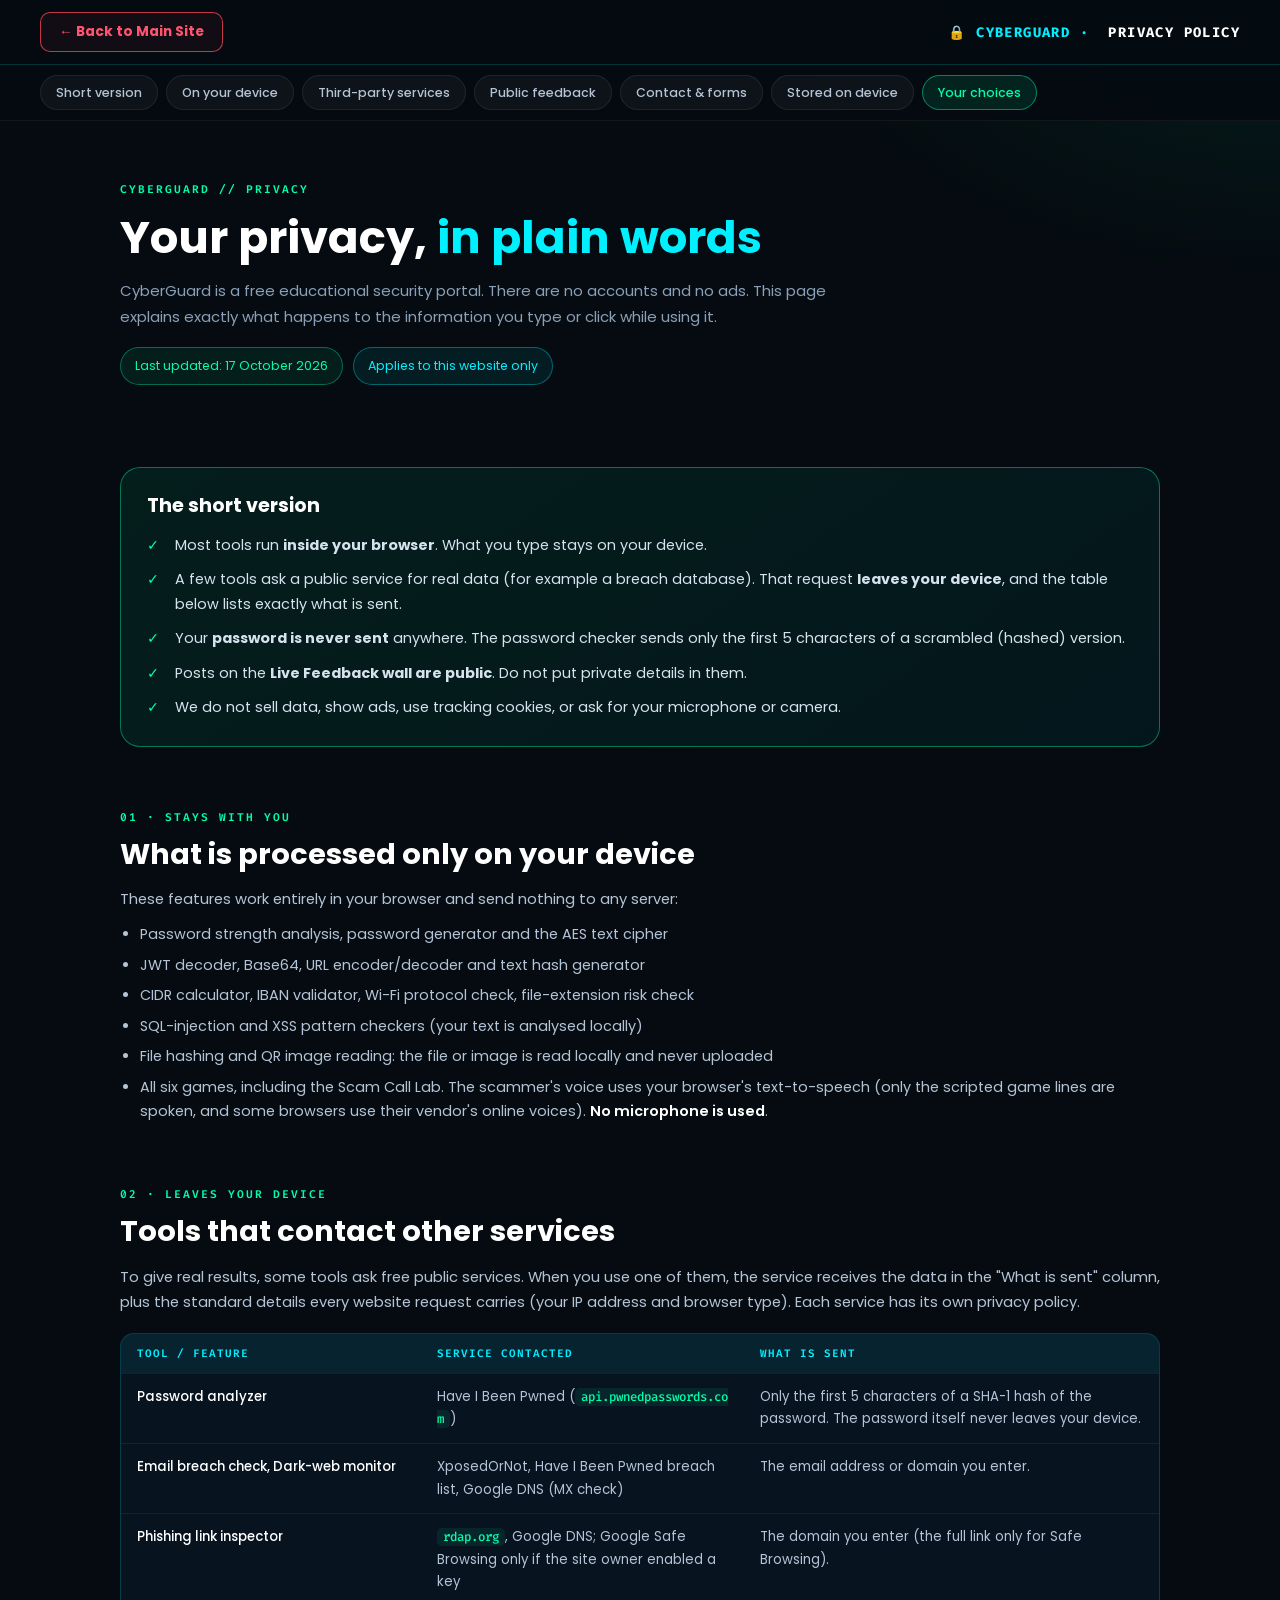
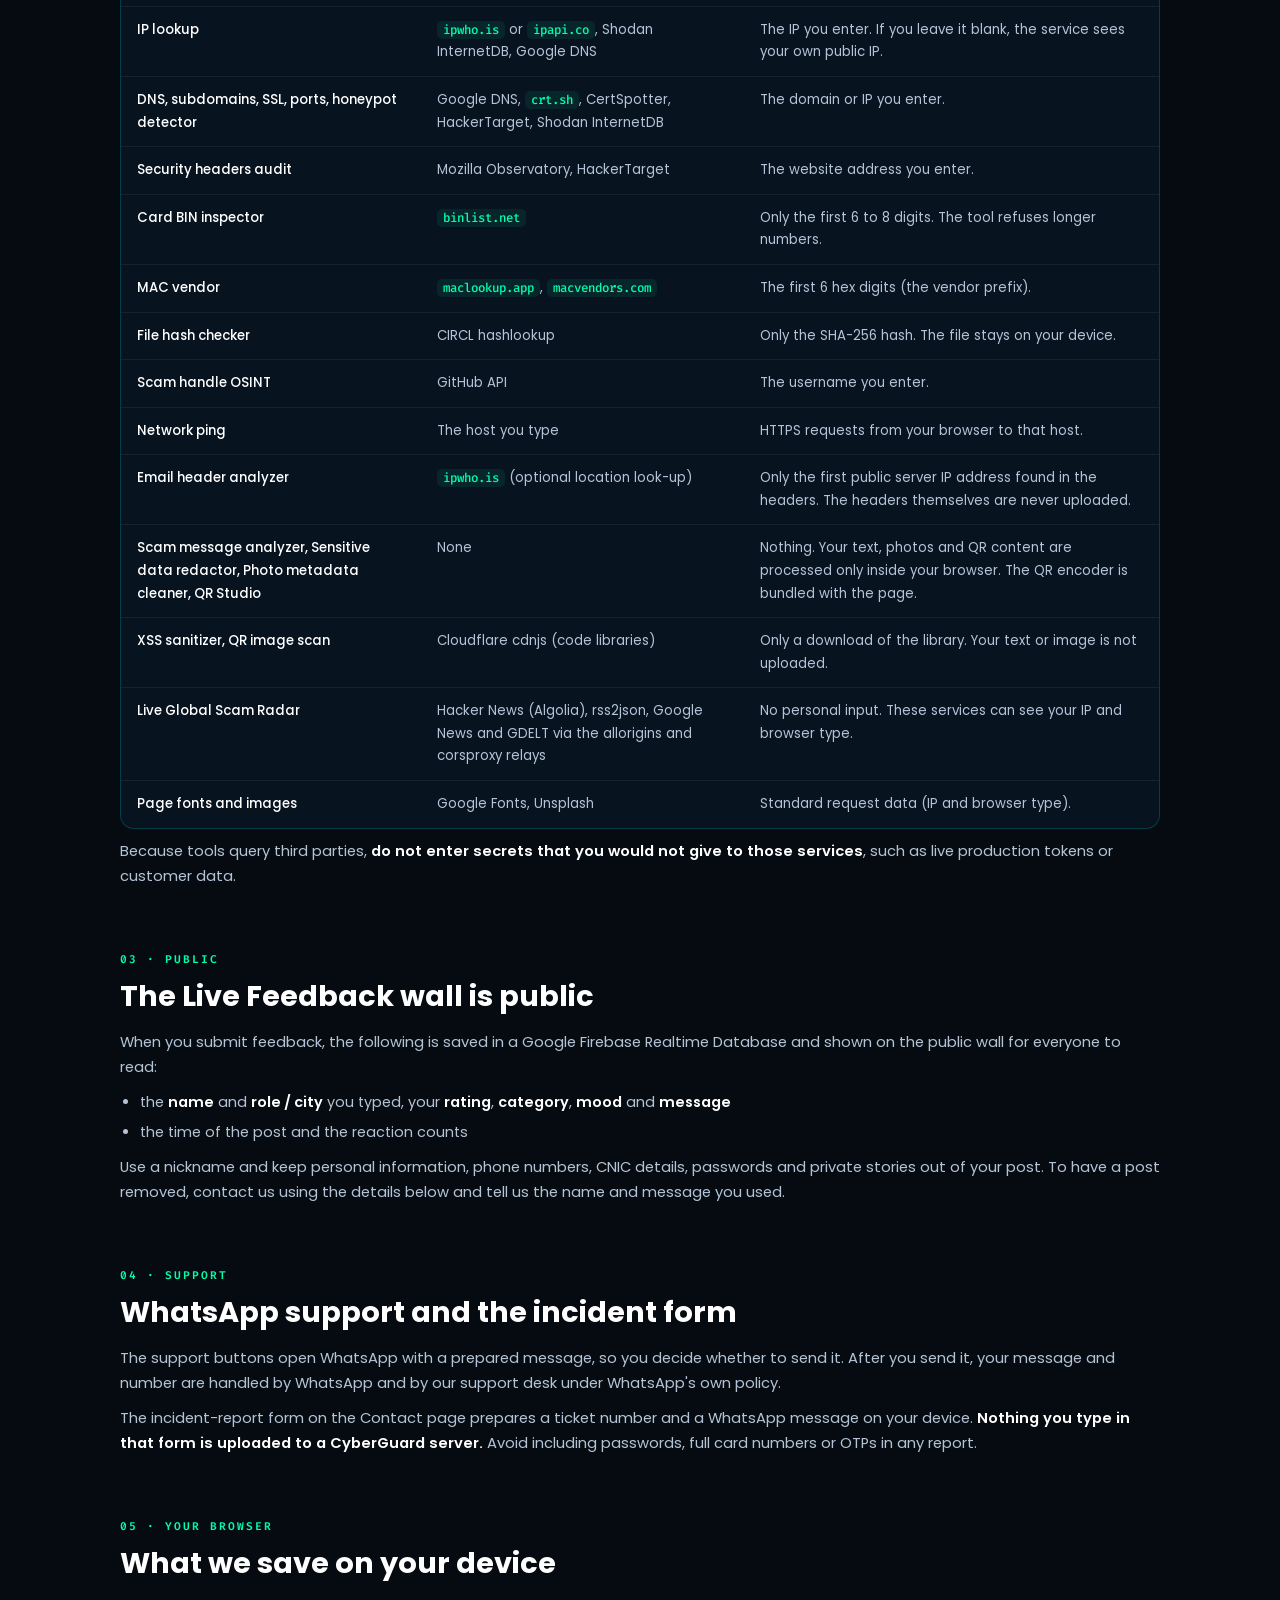
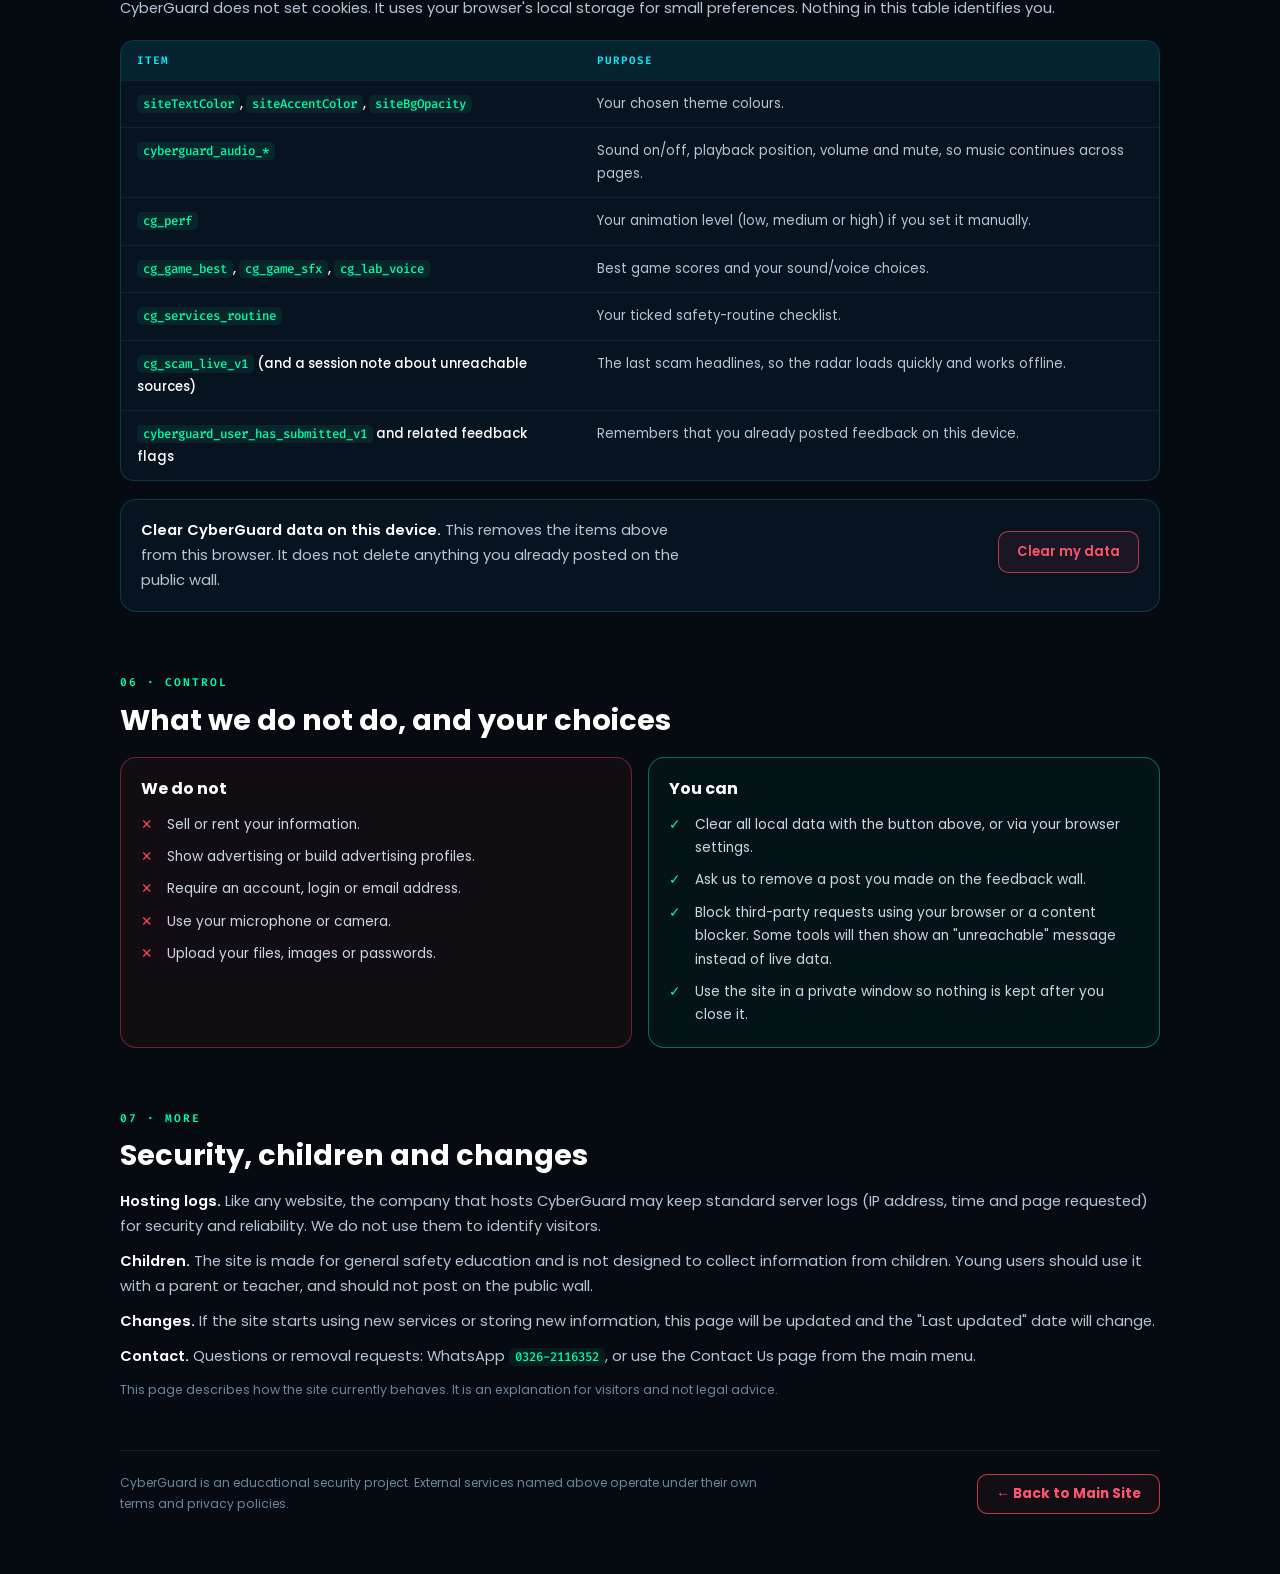
<file: Privacy-Policy.html>
<!DOCTYPE html>
<html lang="en">
<head>
    <meta charset="UTF-8">
    <meta name="viewport" content="width=device-width, initial-scale=1">
    <title>Privacy Policy | CyberGuard</title>
    <meta name="description" content="What CyberGuard keeps on your device, which third-party services some tools contact, and how to control your data.">
    <link rel="preconnect" href="https://fonts.googleapis.com">
    <link rel="preconnect" href="https://fonts.gstatic.com" crossorigin>
    <link href="https://fonts.googleapis.com/css2?family=Fira+Code:wght@400;600;700&family=Poppins:wght@300;400;500;600;700&display=swap" rel="stylesheet">
    <link rel="stylesheet" href="Privacy-Policy.css">
</head>
<body>

<header class="topbar">
    <a class="back-btn" id="backBtn" href="index.html">← Back to Main Site</a>
    <div class="top-title">🔒 <span class="long">CyberGuard&nbsp;·&nbsp;</span><b>Privacy Policy</b></div>
</header>

<nav class="subnav" aria-label="Page sections">
    <a href="#short">Short version</a>
    <a href="#local">On your device</a>
    <a href="#third">Third-party services</a>
    <a href="#feedback">Public feedback</a>
    <a href="#contact">Contact &amp; forms</a>
    <a href="#storage">Stored on device</a>
    <a href="#rights">Your choices</a>
</nav>

<main>

    <section class="hero">
        <span class="eyebrow">CyberGuard // Privacy</span>
        <h1>Your privacy, <em>in plain words</em></h1>
        <p class="lead">CyberGuard is a free educational security portal. There are no accounts and no ads. This page explains exactly what happens to the information you type or click while using it.</p>
        <div class="meta">
            <span class="chip">Last updated: 17 October 2026</span>
            <span class="chip cy">Applies to this website only</span>
        </div>
    </section>

    <!-- ================= SHORT VERSION ================= -->
    <section id="short">
        <div class="summary">
            <h2>The short version</h2>
            <ul>
                <li>Most tools run <b>inside your browser</b>. What you type stays on your device.</li>
                <li>A few tools ask a public service for real data (for example a breach database). That request <b>leaves your device</b>, and the table below lists exactly what is sent.</li>
                <li>Your <b>password is never sent</b> anywhere. The password checker sends only the first 5 characters of a scrambled (hashed) version.</li>
                <li>Posts on the <b>Live Feedback wall are public</b>. Do not put private details in them.</li>
                <li>We do not sell data, show ads, use tracking cookies, or ask for your microphone or camera.</li>
            </ul>
        </div>
    </section>

    <!-- ================= LOCAL ================= -->
    <section id="local" class="prose">
        <div class="sec-head">
            <span class="eyebrow">01 · Stays with you</span>
            <h2>What is processed only on your device</h2>
        </div>
        <p>These features work entirely in your browser and send nothing to any server:</p>
        <ul>
            <li>Password strength analysis, password generator and the AES text cipher</li>
            <li>JWT decoder, Base64, URL encoder/decoder and text hash generator</li>
            <li>CIDR calculator, IBAN validator, Wi-Fi protocol check, file-extension risk check</li>
            <li>SQL-injection and XSS pattern checkers (your text is analysed locally)</li>
            <li>File hashing and QR image reading: the file or image is read locally and never uploaded</li>
            <li>All six games, including the Scam Call Lab. The scammer's voice uses your browser's text-to-speech (only the scripted game lines are spoken, and some browsers use their vendor's online voices). <b>No microphone is used</b>.</li>
        </ul>
    </section>

    <!-- ================= THIRD PARTIES ================= -->
    <section id="third" class="prose">
        <div class="sec-head">
            <span class="eyebrow">02 · Leaves your device</span>
            <h2>Tools that contact other services</h2>
        </div>
        <p>To give real results, some tools ask free public services. When you use one of them, the service receives the data in the "What is sent" column, plus the standard details every website request carries (your IP address and browser type). Each service has its own privacy policy.</p>
        <div class="table-wrap">
            <table>
                <thead><tr><th>Tool / feature</th><th>Service contacted</th><th>What is sent</th></tr></thead>
                <tbody>
                    <tr><td data-label="Tool">Password analyzer</td><td data-label="Service">Have I Been Pwned (<code>api.pwnedpasswords.com</code>)</td><td data-label="What is sent">Only the first 5 characters of a SHA-1 hash of the password. The password itself never leaves your device.</td></tr>
                    <tr><td data-label="Tool">Email breach check, Dark-web monitor</td><td data-label="Service">XposedOrNot, Have I Been Pwned breach list, Google DNS (MX check)</td><td data-label="What is sent">The email address or domain you enter.</td></tr>
                    <tr><td data-label="Tool">Phishing link inspector</td><td data-label="Service"><code>rdap.org</code>, Google DNS; Google Safe Browsing only if the site owner enabled a key</td><td data-label="What is sent">The domain you enter (the full link only for Safe Browsing).</td></tr>
                    <tr><td data-label="Tool">IP lookup</td><td data-label="Service"><code>ipwho.is</code> or <code>ipapi.co</code>, Shodan InternetDB, Google DNS</td><td data-label="What is sent">The IP you enter. If you leave it blank, the service sees your own public IP.</td></tr>
                    <tr><td data-label="Tool">DNS, subdomains, SSL, ports, honeypot detector</td><td data-label="Service">Google DNS, <code>crt.sh</code>, CertSpotter, HackerTarget, Shodan InternetDB</td><td data-label="What is sent">The domain or IP you enter.</td></tr>
                    <tr><td data-label="Tool">Security headers audit</td><td data-label="Service">Mozilla Observatory, HackerTarget</td><td data-label="What is sent">The website address you enter.</td></tr>
                    <tr><td data-label="Tool">Card BIN inspector</td><td data-label="Service"><code>binlist.net</code></td><td data-label="What is sent">Only the first 6 to 8 digits. The tool refuses longer numbers.</td></tr>
                    <tr><td data-label="Tool">MAC vendor</td><td data-label="Service"><code>maclookup.app</code>, <code>macvendors.com</code></td><td data-label="What is sent">The first 6 hex digits (the vendor prefix).</td></tr>
                    <tr><td data-label="Tool">File hash checker</td><td data-label="Service">CIRCL hashlookup</td><td data-label="What is sent">Only the SHA-256 hash. The file stays on your device.</td></tr>
                    <tr><td data-label="Tool">Scam handle OSINT</td><td data-label="Service">GitHub API</td><td data-label="What is sent">The username you enter.</td></tr>
                    <tr><td data-label="Tool">Network ping</td><td data-label="Service">The host you type</td><td data-label="What is sent">HTTPS requests from your browser to that host.</td></tr>
                    <tr><td data-label="Tool">Email header analyzer</td><td data-label="Service"><code>ipwho.is</code> (optional location look-up)</td><td data-label="What is sent">Only the first public server IP address found in the headers. The headers themselves are never uploaded.</td></tr>
                    <tr><td data-label="Tool">Scam message analyzer, Sensitive data redactor, Photo metadata cleaner, QR Studio</td><td data-label="Service">None</td><td data-label="What is sent">Nothing. Your text, photos and QR content are processed only inside your browser. The QR encoder is bundled with the page.</td></tr>
                    <tr><td data-label="Tool">XSS sanitizer, QR image scan</td><td data-label="Service">Cloudflare cdnjs (code libraries)</td><td data-label="What is sent">Only a download of the library. Your text or image is not uploaded.</td></tr>
                    <tr><td data-label="Tool">Live Global Scam Radar</td><td data-label="Service">Hacker News (Algolia), rss2json, Google News and GDELT via the allorigins and corsproxy relays</td><td data-label="What is sent">No personal input. These services can see your IP and browser type.</td></tr>
                    <tr><td data-label="Tool">Page fonts and images</td><td data-label="Service">Google Fonts, Unsplash</td><td data-label="What is sent">Standard request data (IP and browser type).</td></tr>
                </tbody>
            </table>
        </div>
        <p>Because tools query third parties, <b>do not enter secrets that you would not give to those services</b>, such as live production tokens or customer data.</p>
    </section>

    <!-- ================= FEEDBACK ================= -->
    <section id="feedback" class="prose">
        <div class="sec-head">
            <span class="eyebrow">03 · Public</span>
            <h2>The Live Feedback wall is public</h2>
        </div>
        <p>When you submit feedback, the following is saved in a Google Firebase Realtime Database and shown on the public wall for everyone to read:</p>
        <ul>
            <li>the <b>name</b> and <b>role / city</b> you typed, your <b>rating</b>, <b>category</b>, <b>mood</b> and <b>message</b></li>
            <li>the time of the post and the reaction counts</li>
        </ul>
        <p>Use a nickname and keep personal information, phone numbers, CNIC details, passwords and private stories out of your post. To have a post removed, contact us using the details below and tell us the name and message you used.</p>
    </section>

    <!-- ================= CONTACT ================= -->
    <section id="contact" class="prose">
        <div class="sec-head">
            <span class="eyebrow">04 · Support</span>
            <h2>WhatsApp support and the incident form</h2>
        </div>
        <p>The support buttons open WhatsApp with a prepared message, so you decide whether to send it. After you send it, your message and number are handled by WhatsApp and by our support desk under WhatsApp's own policy.</p>
        <p>The incident-report form on the Contact page prepares a ticket number and a WhatsApp message on your device. <b>Nothing you type in that form is uploaded to a CyberGuard server.</b> Avoid including passwords, full card numbers or OTPs in any report.</p>
    </section>

    <!-- ================= STORAGE ================= -->
    <section id="storage" class="prose">
        <div class="sec-head">
            <span class="eyebrow">05 · Your browser</span>
            <h2>What we save on your device</h2>
        </div>
        <p>CyberGuard does not set cookies. It uses your browser's local storage for small preferences. Nothing in this table identifies you.</p>
        <div class="table-wrap">
            <table>
                <thead><tr><th>Item</th><th>Purpose</th></tr></thead>
                <tbody>
                    <tr><td data-label="Item"><code>siteTextColor</code>, <code>siteAccentColor</code>, <code>siteBgOpacity</code></td><td data-label="Purpose">Your chosen theme colours.</td></tr>
                    <tr><td data-label="Item"><code>cyberguard_audio_*</code></td><td data-label="Purpose">Sound on/off, playback position, volume and mute, so music continues across pages.</td></tr>
                    <tr><td data-label="Item"><code>cg_perf</code></td><td data-label="Purpose">Your animation level (low, medium or high) if you set it manually.</td></tr>
                    <tr><td data-label="Item"><code>cg_game_best</code>, <code>cg_game_sfx</code>, <code>cg_lab_voice</code></td><td data-label="Purpose">Best game scores and your sound/voice choices.</td></tr>
                    <tr><td data-label="Item"><code>cg_services_routine</code></td><td data-label="Purpose">Your ticked safety-routine checklist.</td></tr>
                    <tr><td data-label="Item"><code>cg_scam_live_v1</code> (and a session note about unreachable sources)</td><td data-label="Purpose">The last scam headlines, so the radar loads quickly and works offline.</td></tr>
                    <tr><td data-label="Item"><code>cyberguard_user_has_submitted_v1</code> and related feedback flags</td><td data-label="Purpose">Remembers that you already posted feedback on this device.</td></tr>
                </tbody>
            </table>
        </div>
        <div class="tool">
            <p><b>Clear CyberGuard data on this device.</b> This removes the items above from this browser. It does not delete anything you already posted on the public wall.</p>
            <div>
                <button class="btn-danger" id="clearBtn" type="button">Clear my data</button>
                <span id="clearMsg" role="status"></span>
            </div>
        </div>
    </section>

    <!-- ================= RIGHTS ================= -->
    <section id="rights" class="prose">
        <div class="sec-head">
            <span class="eyebrow">06 · Control</span>
            <h2>What we do not do, and your choices</h2>
        </div>
        <div class="two">
            <div class="box bad">
                <h3>We do not</h3>
                <ul>
                    <li>Sell or rent your information.</li>
                    <li>Show advertising or build advertising profiles.</li>
                    <li>Require an account, login or email address.</li>
                    <li>Use your microphone or camera.</li>
                    <li>Upload your files, images or passwords.</li>
                </ul>
            </div>
            <div class="box good">
                <h3>You can</h3>
                <ul>
                    <li>Clear all local data with the button above, or via your browser settings.</li>
                    <li>Ask us to remove a post you made on the feedback wall.</li>
                    <li>Block third-party requests using your browser or a content blocker. Some tools will then show an "unreachable" message instead of live data.</li>
                    <li>Use the site in a private window so nothing is kept after you close it.</li>
                </ul>
            </div>
        </div>
    </section>

    <!-- ================= MORE ================= -->
    <section class="prose">
        <div class="sec-head">
            <span class="eyebrow">07 · More</span>
            <h2>Security, children and changes</h2>
        </div>
        <p><b>Hosting logs.</b> Like any website, the company that hosts CyberGuard may keep standard server logs (IP address, time and page requested) for security and reliability. We do not use them to identify visitors.</p>
        <p><b>Children.</b> The site is made for general safety education and is not designed to collect information from children. Young users should use it with a parent or teacher, and should not post on the public wall.</p>
        <p><b>Changes.</b> If the site starts using new services or storing new information, this page will be updated and the "Last updated" date will change.</p>
        <p><b>Contact.</b> Questions or removal requests: WhatsApp <code>0326-2116352</code>, or use the Contact Us page from the main menu.</p>
        <p style="font-size:.78rem;color:#6f859d">This page describes how the site currently behaves. It is an explanation for visitors and not legal advice.</p>
    </section>

    <footer class="foot">
        <p>CyberGuard is an educational security project. External services named above operate under their own terms and privacy policies.</p>
        <a class="back-btn" href="index.html" data-back>← Back to Main Site</a>
    </footer>
</main>

<script>
(function () {
    "use strict";
    var inFrame = window.parent !== window;

    /* back to main site (same tab, closes the overlay) */
    document.querySelectorAll("[data-back], #backBtn").forEach(function (b) {
        b.addEventListener("click", function (e) {
            if (inFrame) { e.preventDefault(); window.parent.postMessage("cyberguard:close-about", "*"); }
        });
    });

    /* highlight active section chip */
    var chips = [].slice.call(document.querySelectorAll(".subnav a"));
    if ("IntersectionObserver" in window) {
        var io = new IntersectionObserver(function (entries) {
            entries.forEach(function (en) {
                if (en.isIntersecting) chips.forEach(function (c) { c.classList.toggle("is-on", c.getAttribute("href") === "#" + en.target.id); });
            });
        }, { rootMargin: "-35% 0px -60% 0px" });
        document.querySelectorAll("main section[id]").forEach(function (s) { io.observe(s); });
    }

    /* clear CyberGuard data on this device */
    document.getElementById("clearBtn").addEventListener("click", function () {
        var removed = 0, theme = ["siteTextColor", "siteAccentColor", "siteBgOpacity"];
        function sweep(store) {
            try {
                Object.keys(store).forEach(function (k) {
                    if (/^(cyberguard_|cg_)/.test(k) || theme.indexOf(k) > -1) { store.removeItem(k); removed++; }
                });
            } catch (e) { }
        }
        sweep(window.localStorage); sweep(window.sessionStorage);
        document.getElementById("clearMsg").textContent = removed ? "Done: " + removed + " item" + (removed > 1 ? "s" : "") + " removed from this browser." : "Nothing to clear. No CyberGuard data was stored here.";
    });
})();
</script>
</body>
</html>
</file>
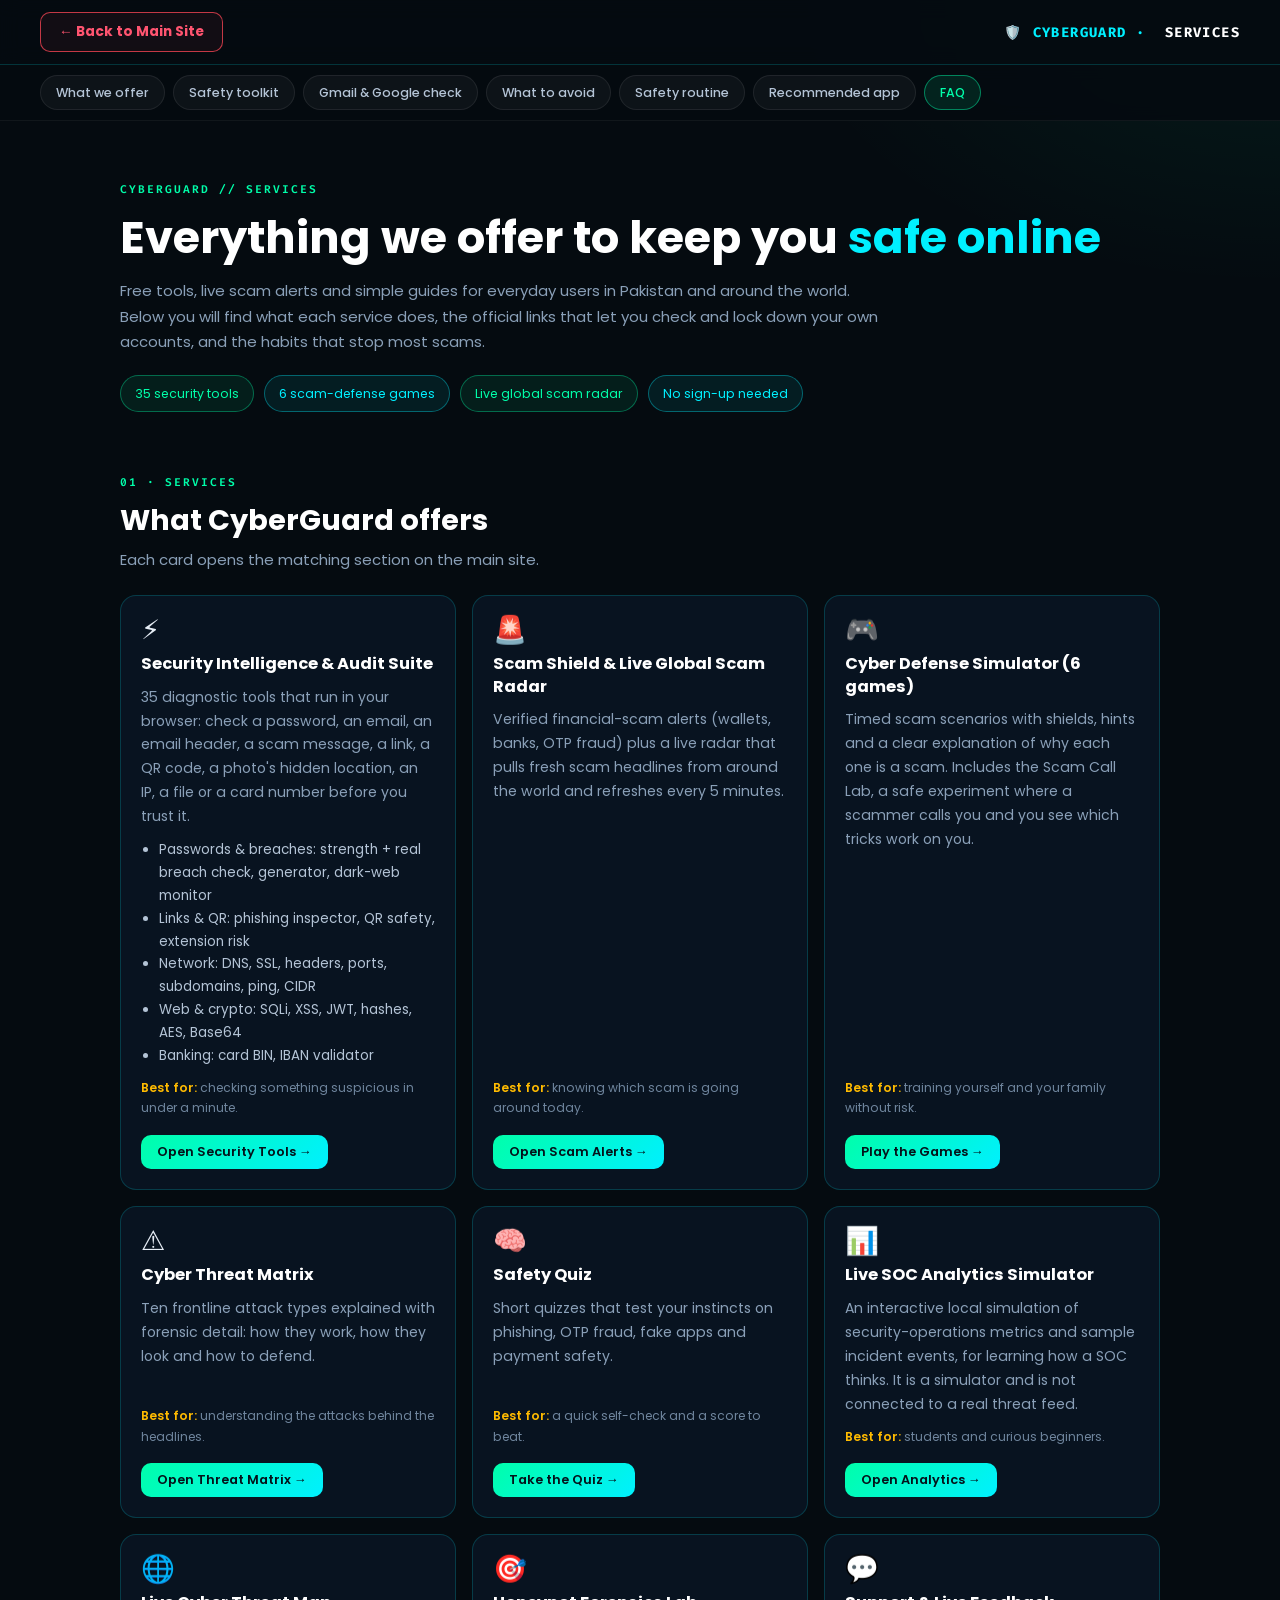
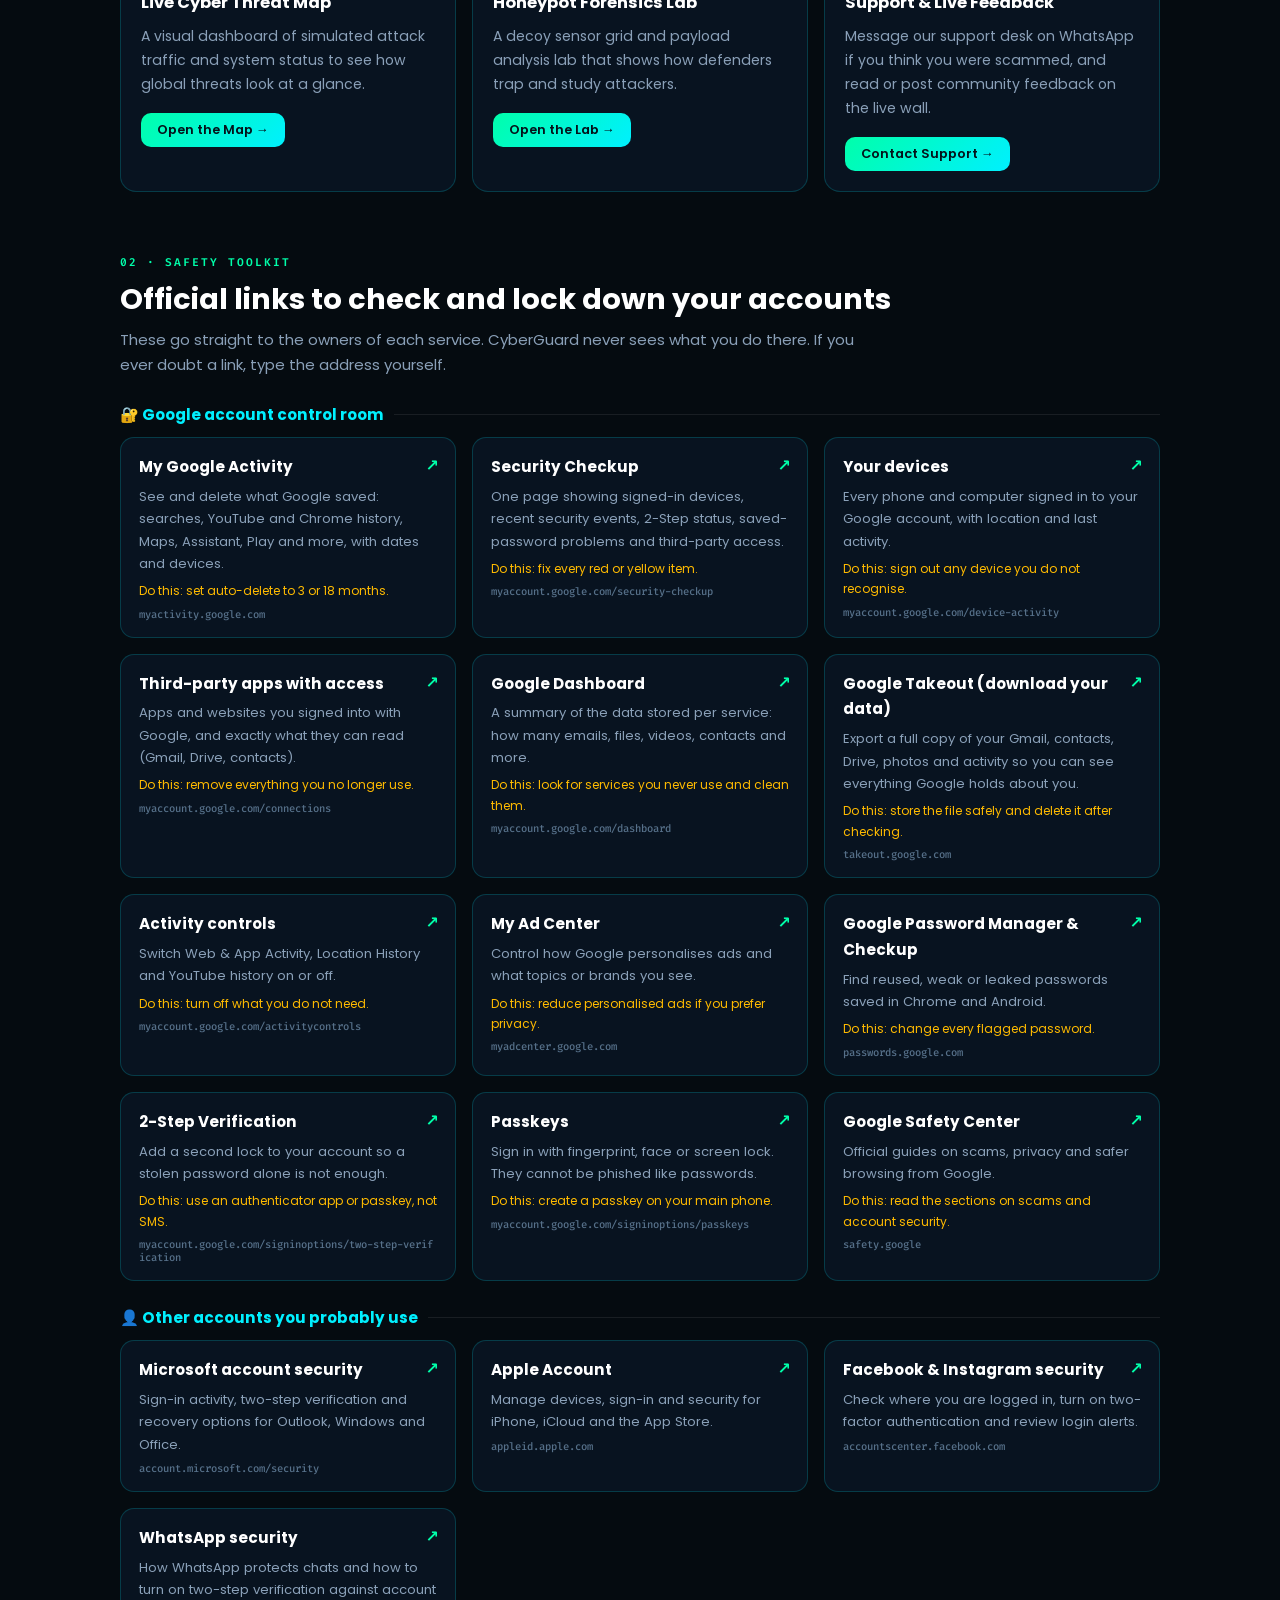
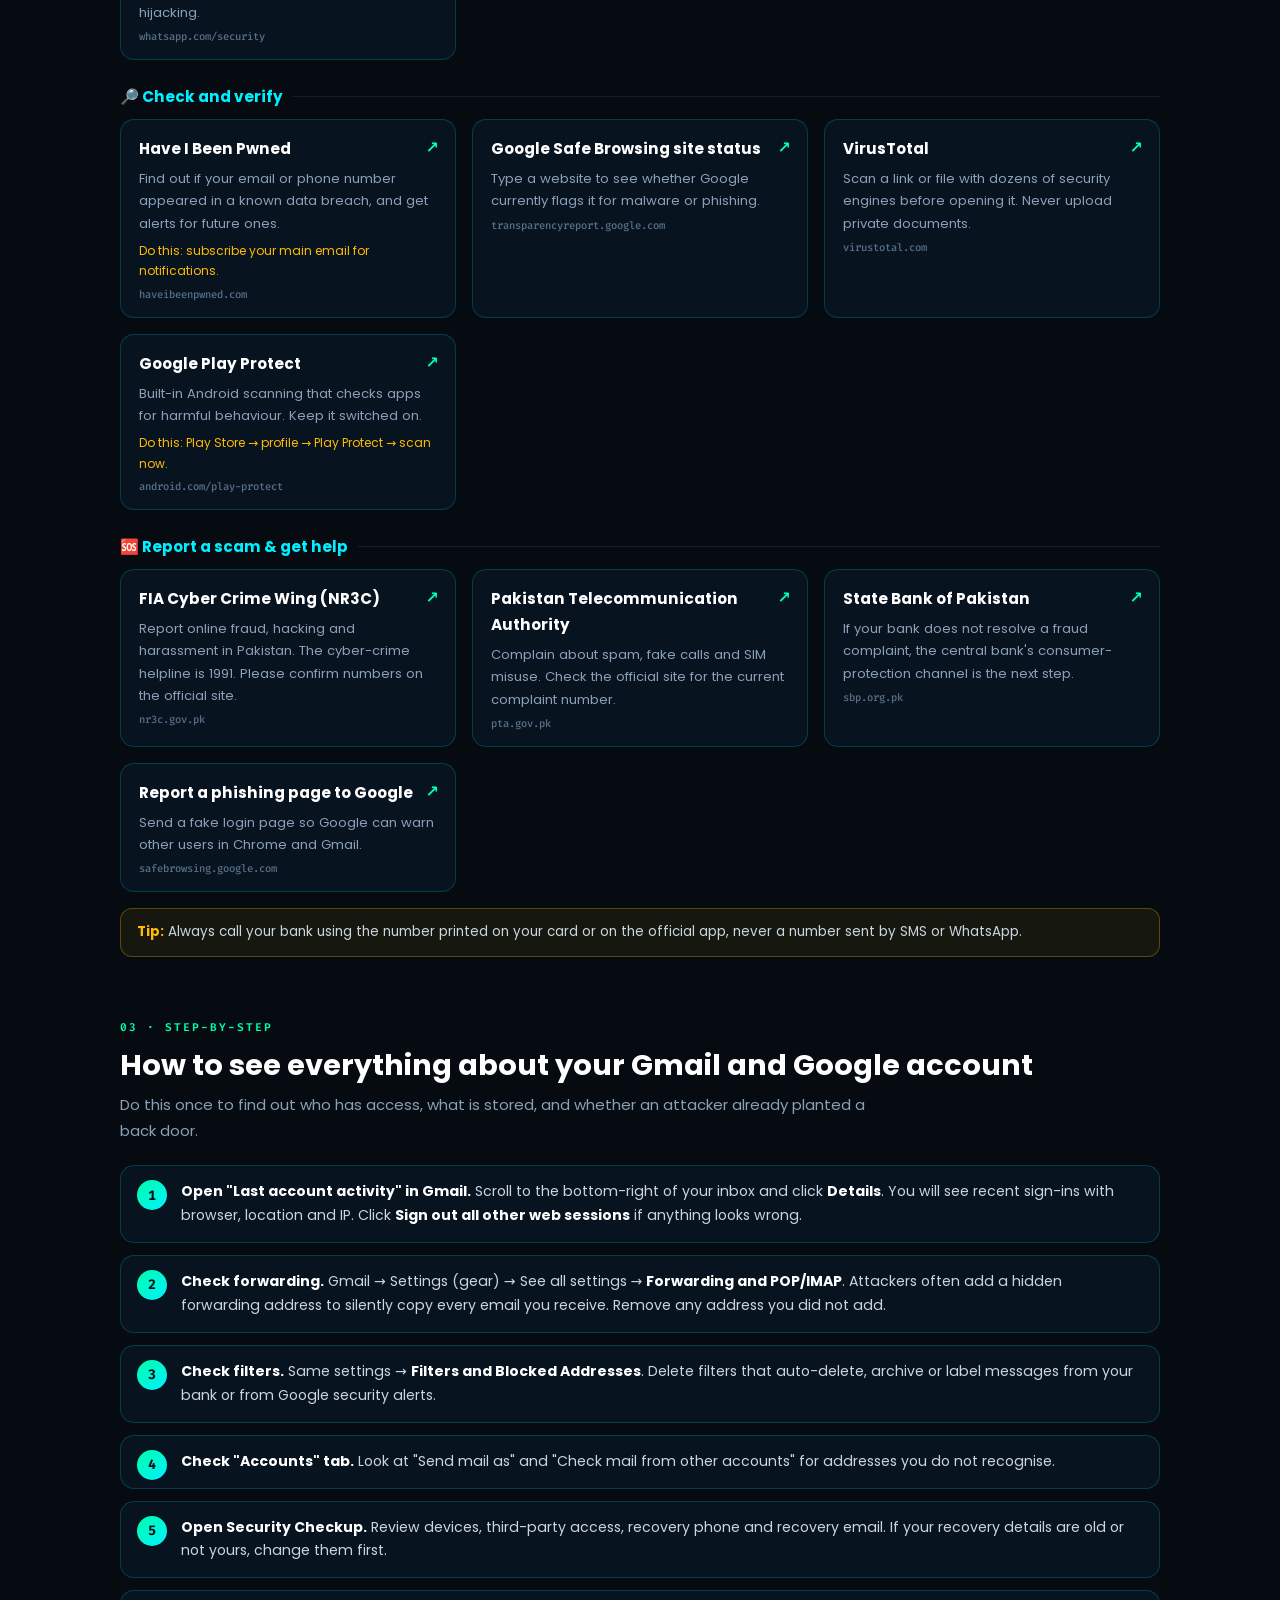
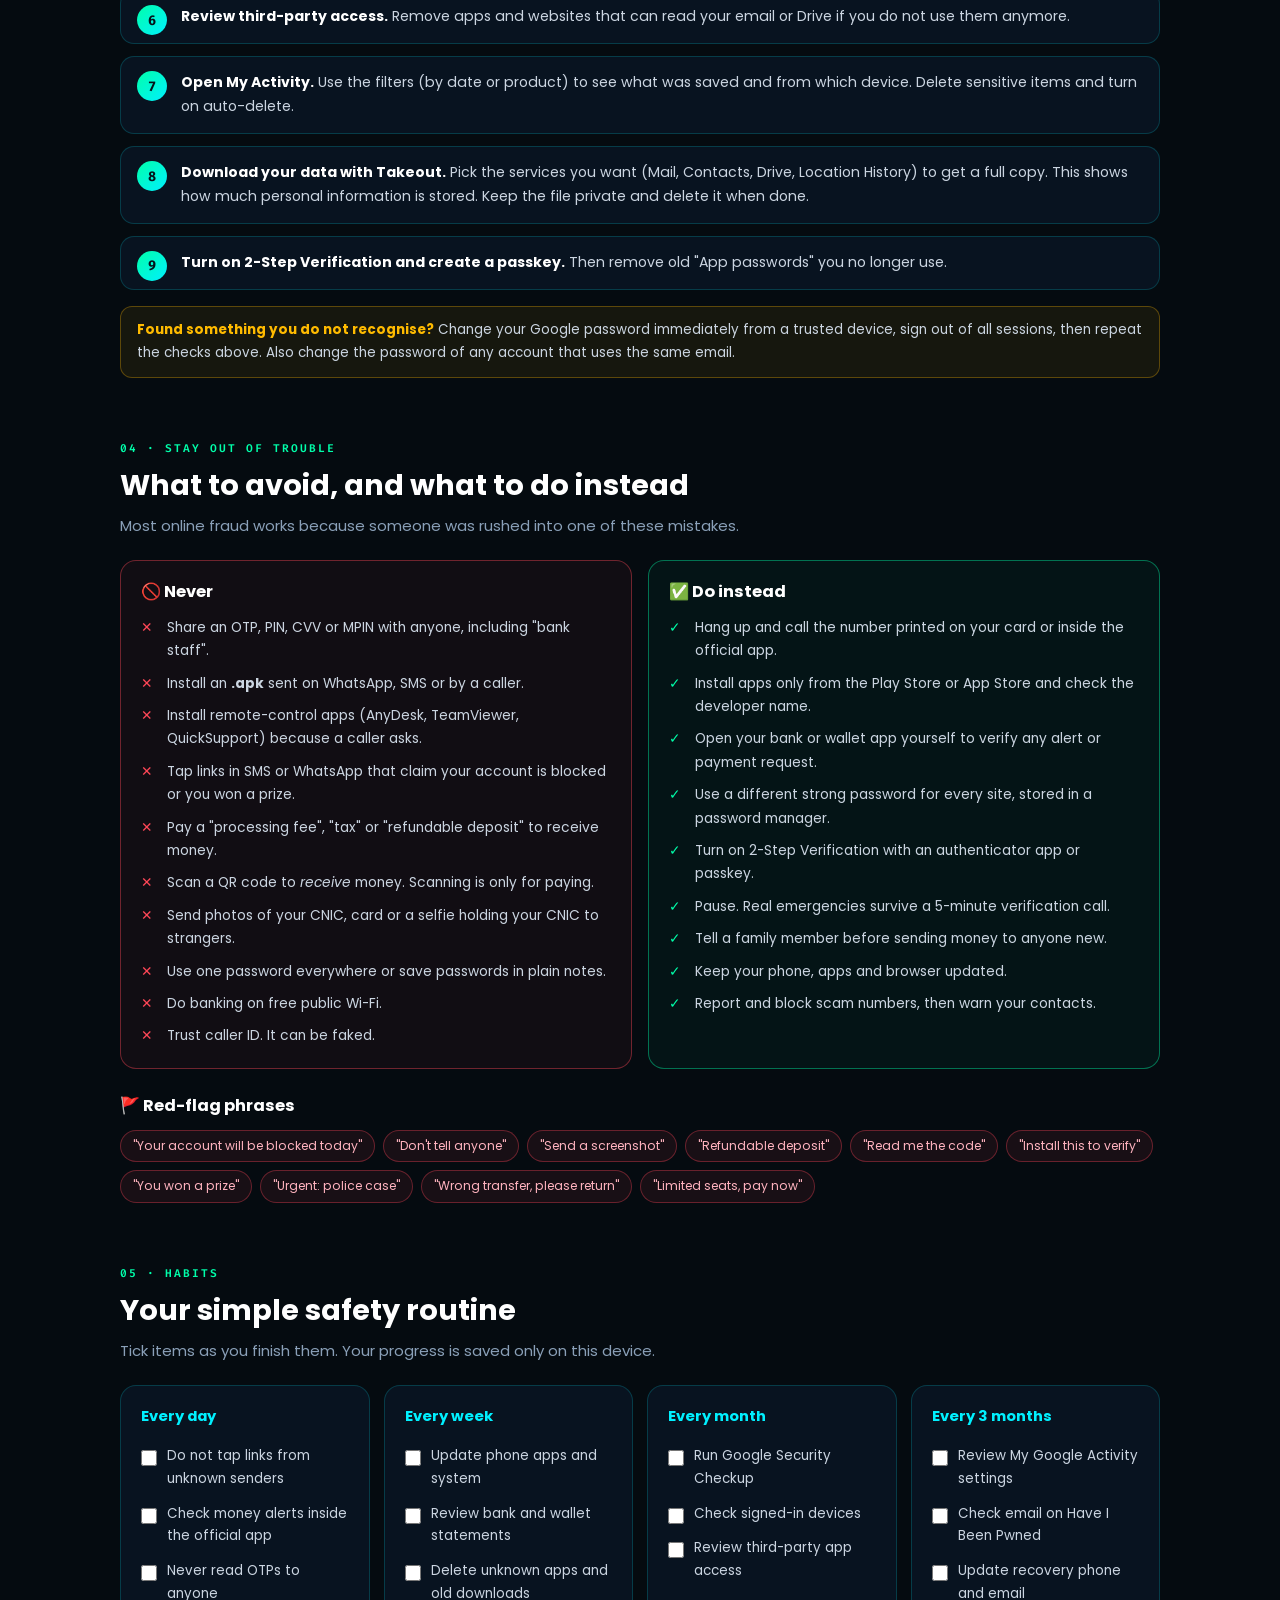
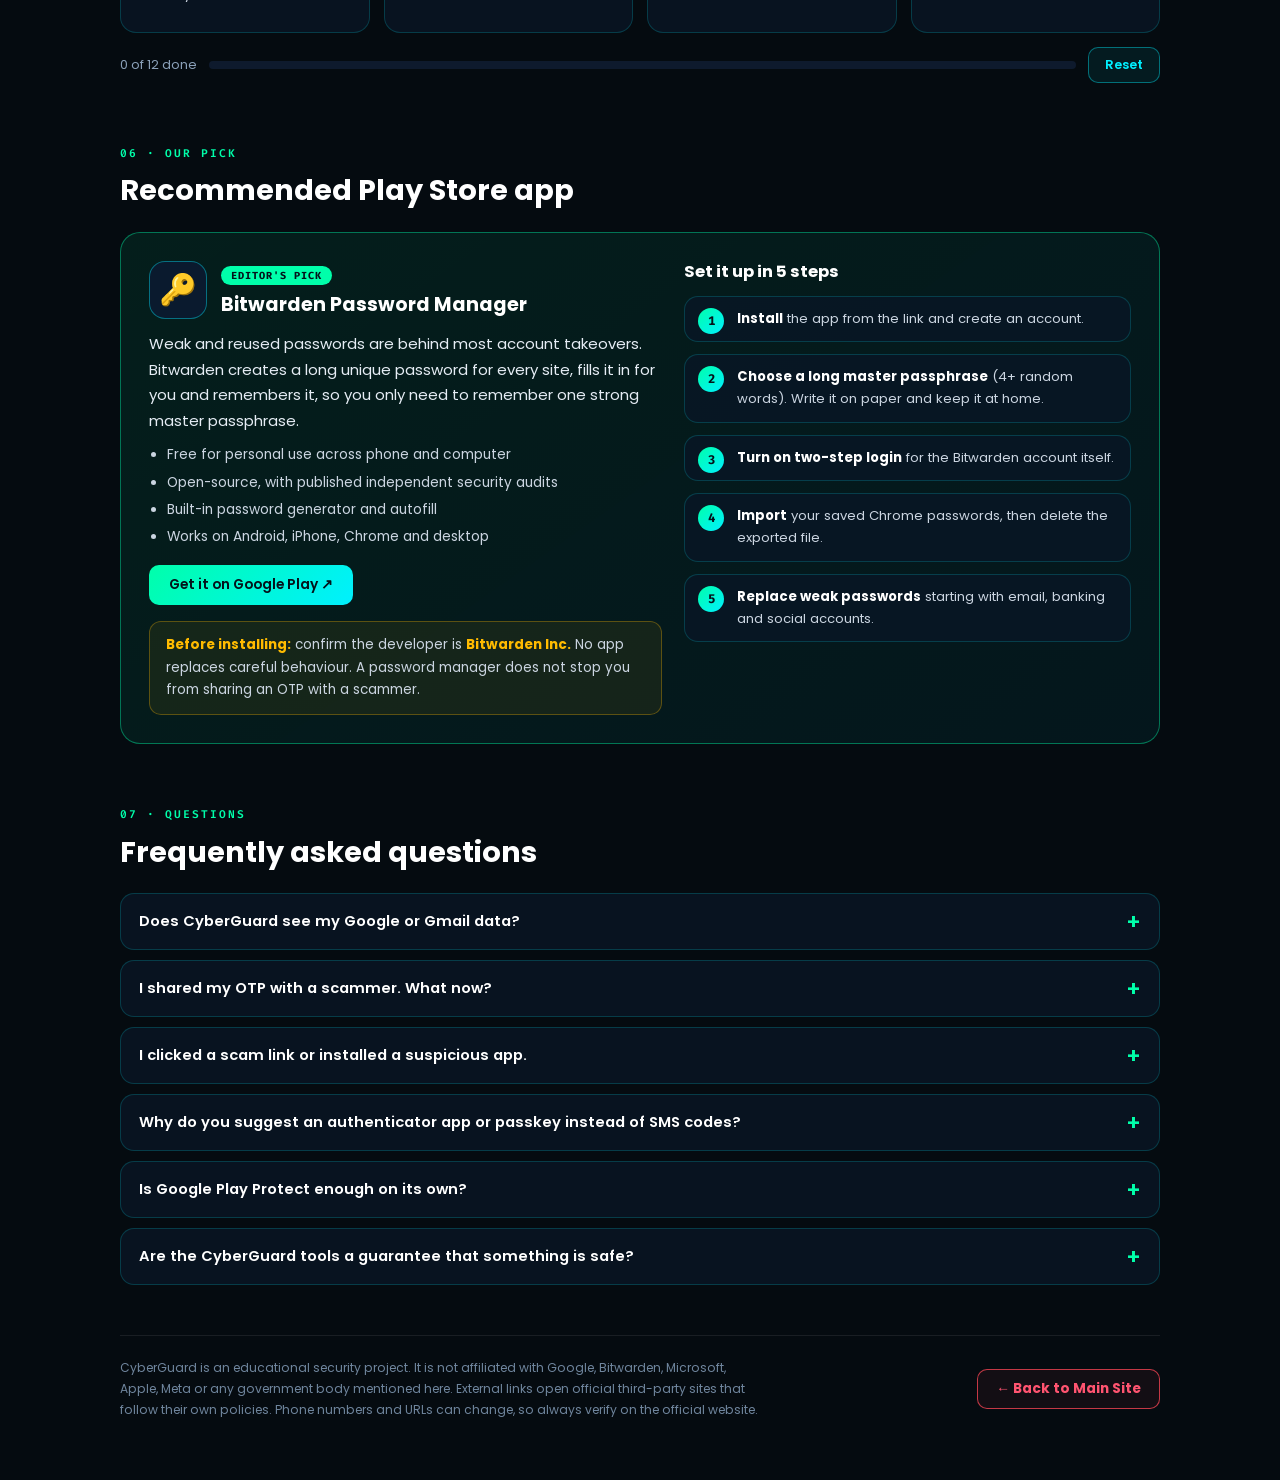
<file: Services.html>
<!DOCTYPE html>
<html lang="en">
<head>
    <meta charset="UTF-8">
    <meta name="viewport" content="width=device-width, initial-scale=1">
    <title>Services | CyberGuard</title>
    <meta name="description" content="CyberGuard services, a practical online-safety guide, trusted official links and a recommended password manager.">
    <link rel="preconnect" href="https://fonts.googleapis.com">
    <link rel="preconnect" href="https://fonts.gstatic.com" crossorigin>
    <link href="https://fonts.googleapis.com/css2?family=Fira+Code:wght@400;600;700&family=Poppins:wght@300;400;500;600;700&display=swap" rel="stylesheet">
    <link rel="stylesheet" href="Services.css">
</head>
<body>

<header class="topbar">
    <a class="back-btn" id="backBtn" href="index.html">← Back to Main Site</a>
    <div class="top-title">🛡️ <span class="long">CyberGuard&nbsp;·&nbsp;</span><b>Services</b></div>
</header>

<nav class="subnav" aria-label="Page sections">
    <a href="#offer">What we offer</a>
    <a href="#toolkit">Safety toolkit</a>
    <a href="#gmail">Gmail &amp; Google check</a>
    <a href="#avoid">What to avoid</a>
    <a href="#routine">Safety routine</a>
    <a href="#app">Recommended app</a>
    <a href="#faq">FAQ</a>
</nav>

<main>

    <!-- ================= HERO ================= -->
    <section class="hero">
        <span class="eyebrow">CyberGuard // Services</span>
        <h1>Everything we offer to keep you <em>safe online</em></h1>
        <p class="lead">Free tools, live scam alerts and simple guides for everyday users in Pakistan and around the world. Below you will find what each service does, the official links that let you check and lock down your own accounts, and the habits that stop most scams.</p>
        <div class="hero-chips">
            <span class="chip">35 security tools</span>
            <span class="chip cy">6 scam-defense games</span>
            <span class="chip">Live global scam radar</span>
            <span class="chip cy">No sign-up needed</span>
        </div>
    </section>

    <!-- ================= SERVICES ================= -->
    <section id="offer">
        <div class="sec-head">
            <span class="eyebrow">01 · Services</span>
            <h2>What CyberGuard offers</h2>
            <p class="lead">Each card opens the matching section on the main site.</p>
        </div>
        <div class="grid">
            <article class="card">
                <span class="ico">⚡</span>
                <h3>Security Intelligence &amp; Audit Suite</h3>
                <p>35 diagnostic tools that run in your browser: check a password, an email, an email header, a scam message, a link, a QR code, a photo's hidden location, an IP, a file or a card number before you trust it.</p>
                <ul>
                    <li>Passwords &amp; breaches: strength + real breach check, generator, dark-web monitor</li>
                    <li>Links &amp; QR: phishing inspector, QR safety, extension risk</li>
                    <li>Network: DNS, SSL, headers, ports, subdomains, ping, CIDR</li>
                    <li>Web &amp; crypto: SQLi, XSS, JWT, hashes, AES, Base64</li>
                    <li>Banking: card BIN, IBAN validator</li>
                </ul>
                <p class="best"><b>Best for:</b> checking something suspicious in under a minute.</p>
                <button class="btn-go" data-goto="tools">Open Security Tools →</button>
            </article>

            <article class="card">
                <span class="ico">🚨</span>
                <h3>Scam Shield &amp; Live Global Scam Radar</h3>
                <p>Verified financial-scam alerts (wallets, banks, OTP fraud) plus a live radar that pulls fresh scam headlines from around the world and refreshes every 5 minutes.</p>
                <p class="best"><b>Best for:</b> knowing which scam is going around today.</p>
                <button class="btn-go" data-goto="scam-alerts">Open Scam Alerts →</button>
            </article>

            <article class="card">
                <span class="ico">🎮</span>
                <h3>Cyber Defense Simulator (6 games)</h3>
                <p>Timed scam scenarios with shields, hints and a clear explanation of why each one is a scam. Includes the Scam Call Lab, a safe experiment where a scammer calls you and you see which tricks work on you.</p>
                <p class="best"><b>Best for:</b> training yourself and your family without risk.</p>
                <button class="btn-go" data-goto="game">Play the Games →</button>
            </article>

            <article class="card">
                <span class="ico">⚠️</span>
                <h3>Cyber Threat Matrix</h3>
                <p>Ten frontline attack types explained with forensic detail: how they work, how they look and how to defend.</p>
                <p class="best"><b>Best for:</b> understanding the attacks behind the headlines.</p>
                <button class="btn-go" data-goto="threats">Open Threat Matrix →</button>
            </article>

            <article class="card">
                <span class="ico">🧠</span>
                <h3>Safety Quiz</h3>
                <p>Short quizzes that test your instincts on phishing, OTP fraud, fake apps and payment safety.</p>
                <p class="best"><b>Best for:</b> a quick self-check and a score to beat.</p>
                <button class="btn-go" data-goto="quiz">Take the Quiz →</button>
            </article>

            <article class="card">
                <span class="ico">📊</span>
                <h3>Live SOC Analytics Simulator</h3>
                <p>An interactive local simulation of security-operations metrics and sample incident events, for learning how a SOC thinks. It is a simulator and is not connected to a real threat feed.</p>
                <p class="best"><b>Best for:</b> students and curious beginners.</p>
                <button class="btn-go" data-goto="analytics">Open Analytics →</button>
            </article>

            <article class="card">
                <span class="ico">🌐</span>
                <h3>Live Cyber Threat Map</h3>
                <p>A visual dashboard of simulated attack traffic and system status to see how global threats look at a glance.</p>
                <a class="btn-go" href="About-us.html#Live-Cyber-Threat-Map">Open the Map →</a>
            </article>

            <article class="card">
                <span class="ico">🎯</span>
                <h3>Honeypot Forensics Lab</h3>
                <p>A decoy sensor grid and payload analysis lab that shows how defenders trap and study attackers.</p>
                <a class="btn-go" href="About-us.html#Honeypot-Lab">Open the Lab →</a>
            </article>

            <article class="card">
                <span class="ico">💬</span>
                <h3>Support &amp; Live Feedback</h3>
                <p>Message our support desk on WhatsApp if you think you were scammed, and read or post community feedback on the live wall.</p>
                <a class="btn-go" href="About-us.html#contact-us">Contact Support →</a>
            </article>
        </div>
    </section>

    <!-- ================= TOOLKIT ================= -->
    <section id="toolkit">
        <div class="sec-head">
            <span class="eyebrow">02 · Safety toolkit</span>
            <h2>Official links to check and lock down your accounts</h2>
            <p class="lead">These go straight to the owners of each service. CyberGuard never sees what you do there. If you ever doubt a link, type the address yourself.</p>
        </div>

        <div class="group">
            <h3>🔐 Google account control room</h3>
            <div class="grid">
                <a class="link-card" href="https://myactivity.google.com" target="_blank" rel="noopener noreferrer">
                    <b>My Google Activity</b>
                    <span>See and delete what Google saved: searches, YouTube and Chrome history, Maps, Assistant, Play and more, with dates and devices.</span>
                    <em>Do this: set auto-delete to 3 or 18 months.</em>
                    <small>myactivity.google.com</small>
                </a>
                <a class="link-card" href="https://myaccount.google.com/security-checkup" target="_blank" rel="noopener noreferrer">
                    <b>Security Checkup</b>
                    <span>One page showing signed-in devices, recent security events, 2-Step status, saved-password problems and third-party access.</span>
                    <em>Do this: fix every red or yellow item.</em>
                    <small>myaccount.google.com/security-checkup</small>
                </a>
                <a class="link-card" href="https://myaccount.google.com/device-activity" target="_blank" rel="noopener noreferrer">
                    <b>Your devices</b>
                    <span>Every phone and computer signed in to your Google account, with location and last activity.</span>
                    <em>Do this: sign out any device you do not recognise.</em>
                    <small>myaccount.google.com/device-activity</small>
                </a>
                <a class="link-card" href="https://myaccount.google.com/connections" target="_blank" rel="noopener noreferrer">
                    <b>Third-party apps with access</b>
                    <span>Apps and websites you signed into with Google, and exactly what they can read (Gmail, Drive, contacts).</span>
                    <em>Do this: remove everything you no longer use.</em>
                    <small>myaccount.google.com/connections</small>
                </a>
                <a class="link-card" href="https://myaccount.google.com/dashboard" target="_blank" rel="noopener noreferrer">
                    <b>Google Dashboard</b>
                    <span>A summary of the data stored per service: how many emails, files, videos, contacts and more.</span>
                    <em>Do this: look for services you never use and clean them.</em>
                    <small>myaccount.google.com/dashboard</small>
                </a>
                <a class="link-card" href="https://takeout.google.com" target="_blank" rel="noopener noreferrer">
                    <b>Google Takeout (download your data)</b>
                    <span>Export a full copy of your Gmail, contacts, Drive, photos and activity so you can see everything Google holds about you.</span>
                    <em>Do this: store the file safely and delete it after checking.</em>
                    <small>takeout.google.com</small>
                </a>
                <a class="link-card" href="https://myaccount.google.com/activitycontrols" target="_blank" rel="noopener noreferrer">
                    <b>Activity controls</b>
                    <span>Switch Web &amp; App Activity, Location History and YouTube history on or off.</span>
                    <em>Do this: turn off what you do not need.</em>
                    <small>myaccount.google.com/activitycontrols</small>
                </a>
                <a class="link-card" href="https://myadcenter.google.com" target="_blank" rel="noopener noreferrer">
                    <b>My Ad Center</b>
                    <span>Control how Google personalises ads and what topics or brands you see.</span>
                    <em>Do this: reduce personalised ads if you prefer privacy.</em>
                    <small>myadcenter.google.com</small>
                </a>
                <a class="link-card" href="https://passwords.google.com" target="_blank" rel="noopener noreferrer">
                    <b>Google Password Manager &amp; Checkup</b>
                    <span>Find reused, weak or leaked passwords saved in Chrome and Android.</span>
                    <em>Do this: change every flagged password.</em>
                    <small>passwords.google.com</small>
                </a>
                <a class="link-card" href="https://myaccount.google.com/signinoptions/two-step-verification" target="_blank" rel="noopener noreferrer">
                    <b>2-Step Verification</b>
                    <span>Add a second lock to your account so a stolen password alone is not enough.</span>
                    <em>Do this: use an authenticator app or passkey, not SMS.</em>
                    <small>myaccount.google.com/signinoptions/two-step-verification</small>
                </a>
                <a class="link-card" href="https://myaccount.google.com/signinoptions/passkeys" target="_blank" rel="noopener noreferrer">
                    <b>Passkeys</b>
                    <span>Sign in with fingerprint, face or screen lock. They cannot be phished like passwords.</span>
                    <em>Do this: create a passkey on your main phone.</em>
                    <small>myaccount.google.com/signinoptions/passkeys</small>
                </a>
                <a class="link-card" href="https://safety.google" target="_blank" rel="noopener noreferrer">
                    <b>Google Safety Center</b>
                    <span>Official guides on scams, privacy and safer browsing from Google.</span>
                    <em>Do this: read the sections on scams and account security.</em>
                    <small>safety.google</small>
                </a>
            </div>
        </div>

        <div class="group">
            <h3>👤 Other accounts you probably use</h3>
            <div class="grid">
                <a class="link-card" href="https://account.microsoft.com/security" target="_blank" rel="noopener noreferrer">
                    <b>Microsoft account security</b>
                    <span>Sign-in activity, two-step verification and recovery options for Outlook, Windows and Office.</span>
                    <small>account.microsoft.com/security</small>
                </a>
                <a class="link-card" href="https://appleid.apple.com" target="_blank" rel="noopener noreferrer">
                    <b>Apple Account</b>
                    <span>Manage devices, sign-in and security for iPhone, iCloud and the App Store.</span>
                    <small>appleid.apple.com</small>
                </a>
                <a class="link-card" href="https://accountscenter.facebook.com/password_and_security" target="_blank" rel="noopener noreferrer">
                    <b>Facebook &amp; Instagram security</b>
                    <span>Check where you are logged in, turn on two-factor authentication and review login alerts.</span>
                    <small>accountscenter.facebook.com</small>
                </a>
                <a class="link-card" href="https://www.whatsapp.com/security" target="_blank" rel="noopener noreferrer">
                    <b>WhatsApp security</b>
                    <span>How WhatsApp protects chats and how to turn on two-step verification against account hijacking.</span>
                    <small>whatsapp.com/security</small>
                </a>
            </div>
        </div>

        <div class="group">
            <h3>🔎 Check and verify</h3>
            <div class="grid">
                <a class="link-card" href="https://haveibeenpwned.com" target="_blank" rel="noopener noreferrer">
                    <b>Have I Been Pwned</b>
                    <span>Find out if your email or phone number appeared in a known data breach, and get alerts for future ones.</span>
                    <em>Do this: subscribe your main email for notifications.</em>
                    <small>haveibeenpwned.com</small>
                </a>
                <a class="link-card" href="https://transparencyreport.google.com/safe-browsing/search" target="_blank" rel="noopener noreferrer">
                    <b>Google Safe Browsing site status</b>
                    <span>Type a website to see whether Google currently flags it for malware or phishing.</span>
                    <small>transparencyreport.google.com</small>
                </a>
                <a class="link-card" href="https://www.virustotal.com" target="_blank" rel="noopener noreferrer">
                    <b>VirusTotal</b>
                    <span>Scan a link or file with dozens of security engines before opening it. Never upload private documents.</span>
                    <small>virustotal.com</small>
                </a>
                <a class="link-card" href="https://www.android.com/play-protect/" target="_blank" rel="noopener noreferrer">
                    <b>Google Play Protect</b>
                    <span>Built-in Android scanning that checks apps for harmful behaviour. Keep it switched on.</span>
                    <em>Do this: Play Store → profile → Play Protect → scan now.</em>
                    <small>android.com/play-protect</small>
                </a>
            </div>
        </div>

        <div class="group">
            <h3>🆘 Report a scam &amp; get help</h3>
            <div class="grid">
                <a class="link-card" href="https://nr3c.gov.pk" target="_blank" rel="noopener noreferrer">
                    <b>FIA Cyber Crime Wing (NR3C)</b>
                    <span>Report online fraud, hacking and harassment in Pakistan. The cyber-crime helpline is 1991. Please confirm numbers on the official site.</span>
                    <small>nr3c.gov.pk</small>
                </a>
                <a class="link-card" href="https://www.pta.gov.pk" target="_blank" rel="noopener noreferrer">
                    <b>Pakistan Telecommunication Authority</b>
                    <span>Complain about spam, fake calls and SIM misuse. Check the official site for the current complaint number.</span>
                    <small>pta.gov.pk</small>
                </a>
                <a class="link-card" href="https://www.sbp.org.pk" target="_blank" rel="noopener noreferrer">
                    <b>State Bank of Pakistan</b>
                    <span>If your bank does not resolve a fraud complaint, the central bank's consumer-protection channel is the next step.</span>
                    <small>sbp.org.pk</small>
                </a>
                <a class="link-card" href="https://safebrowsing.google.com/safebrowsing/report_phish/" target="_blank" rel="noopener noreferrer">
                    <b>Report a phishing page to Google</b>
                    <span>Send a fake login page so Google can warn other users in Chrome and Gmail.</span>
                    <small>safebrowsing.google.com</small>
                </a>
            </div>
            <p class="note"><b>Tip:</b> Always call your bank using the number printed on your card or on the official app, never a number sent by SMS or WhatsApp.</p>
        </div>
    </section>

    <!-- ================= GMAIL / GOOGLE CHECK ================= -->
    <section id="gmail">
        <div class="sec-head">
            <span class="eyebrow">03 · Step-by-step</span>
            <h2>How to see everything about your Gmail and Google account</h2>
            <p class="lead">Do this once to find out who has access, what is stored, and whether an attacker already planted a back door.</p>
        </div>
        <ol class="steps">
            <li><b>Open "Last account activity" in Gmail.</b> Scroll to the bottom-right of your inbox and click <b>Details</b>. You will see recent sign-ins with browser, location and IP. Click <b>Sign out all other web sessions</b> if anything looks wrong.</li>
            <li><b>Check forwarding.</b> Gmail → Settings (gear) → See all settings → <b>Forwarding and POP/IMAP</b>. Attackers often add a hidden forwarding address to silently copy every email you receive. Remove any address you did not add.</li>
            <li><b>Check filters.</b> Same settings → <b>Filters and Blocked Addresses</b>. Delete filters that auto-delete, archive or label messages from your bank or from Google security alerts.</li>
            <li><b>Check "Accounts" tab.</b> Look at "Send mail as" and "Check mail from other accounts" for addresses you do not recognise.</li>
            <li><b>Open Security Checkup.</b> Review devices, third-party access, recovery phone and recovery email. If your recovery details are old or not yours, change them first.</li>
            <li><b>Review third-party access.</b> Remove apps and websites that can read your email or Drive if you do not use them anymore.</li>
            <li><b>Open My Activity.</b> Use the filters (by date or product) to see what was saved and from which device. Delete sensitive items and turn on auto-delete.</li>
            <li><b>Download your data with Takeout.</b> Pick the services you want (Mail, Contacts, Drive, Location History) to get a full copy. This shows how much personal information is stored. Keep the file private and delete it when done.</li>
            <li><b>Turn on 2-Step Verification and create a passkey.</b> Then remove old "App passwords" you no longer use.</li>
        </ol>
        <p class="note"><b>Found something you do not recognise?</b> Change your Google password immediately from a trusted device, sign out of all sessions, then repeat the checks above. Also change the password of any account that uses the same email.</p>
    </section>

    <!-- ================= AVOID ================= -->
    <section id="avoid">
        <div class="sec-head">
            <span class="eyebrow">04 · Stay out of trouble</span>
            <h2>What to avoid, and what to do instead</h2>
            <p class="lead">Most online fraud works because someone was rushed into one of these mistakes.</p>
        </div>
        <div class="two">
            <div class="box bad">
                <h3>🚫 Never</h3>
                <ul>
                    <li>Share an OTP, PIN, CVV or MPIN with anyone, including "bank staff".</li>
                    <li>Install an <b>.apk</b> sent on WhatsApp, SMS or by a caller.</li>
                    <li>Install remote-control apps (AnyDesk, TeamViewer, QuickSupport) because a caller asks.</li>
                    <li>Tap links in SMS or WhatsApp that claim your account is blocked or you won a prize.</li>
                    <li>Pay a "processing fee", "tax" or "refundable deposit" to receive money.</li>
                    <li>Scan a QR code to <i>receive</i> money. Scanning is only for paying.</li>
                    <li>Send photos of your CNIC, card or a selfie holding your CNIC to strangers.</li>
                    <li>Use one password everywhere or save passwords in plain notes.</li>
                    <li>Do banking on free public Wi-Fi.</li>
                    <li>Trust caller ID. It can be faked.</li>
                </ul>
            </div>
            <div class="box good">
                <h3>✅ Do instead</h3>
                <ul>
                    <li>Hang up and call the number printed on your card or inside the official app.</li>
                    <li>Install apps only from the Play Store or App Store and check the developer name.</li>
                    <li>Open your bank or wallet app yourself to verify any alert or payment request.</li>
                    <li>Use a different strong password for every site, stored in a password manager.</li>
                    <li>Turn on 2-Step Verification with an authenticator app or passkey.</li>
                    <li>Pause. Real emergencies survive a 5-minute verification call.</li>
                    <li>Tell a family member before sending money to anyone new.</li>
                    <li>Keep your phone, apps and browser updated.</li>
                    <li>Report and block scam numbers, then warn your contacts.</li>
                </ul>
            </div>
        </div>
        <h3 style="margin-top:26px">🚩 Red-flag phrases</h3>
        <div class="flags">
            <span>"Your account will be blocked today"</span><span>"Don't tell anyone"</span><span>"Send a screenshot"</span><span>"Refundable deposit"</span><span>"Read me the code"</span>
            <span>"Install this to verify"</span><span>"You won a prize"</span><span>"Urgent: police case"</span><span>"Wrong transfer, please return"</span><span>"Limited seats, pay now"</span>
        </div>
    </section>

    <!-- ================= ROUTINE ================= -->
    <section id="routine">
        <div class="sec-head">
            <span class="eyebrow">05 · Habits</span>
            <h2>Your simple safety routine</h2>
            <p class="lead">Tick items as you finish them. Your progress is saved only on this device.</p>
        </div>
        <div class="routine" id="routineBox">
            <div class="box">
                <h3>Every day</h3>
                <label class="check"><input type="checkbox" data-k="d1"><span>Do not tap links from unknown senders</span></label>
                <label class="check"><input type="checkbox" data-k="d2"><span>Check money alerts inside the official app</span></label>
                <label class="check"><input type="checkbox" data-k="d3"><span>Never read OTPs to anyone</span></label>
            </div>
            <div class="box">
                <h3>Every week</h3>
                <label class="check"><input type="checkbox" data-k="w1"><span>Update phone apps and system</span></label>
                <label class="check"><input type="checkbox" data-k="w2"><span>Review bank and wallet statements</span></label>
                <label class="check"><input type="checkbox" data-k="w3"><span>Delete unknown apps and old downloads</span></label>
            </div>
            <div class="box">
                <h3>Every month</h3>
                <label class="check"><input type="checkbox" data-k="m1"><span>Run Google Security Checkup</span></label>
                <label class="check"><input type="checkbox" data-k="m2"><span>Check signed-in devices</span></label>
                <label class="check"><input type="checkbox" data-k="m3"><span>Review third-party app access</span></label>
            </div>
            <div class="box">
                <h3>Every 3 months</h3>
                <label class="check"><input type="checkbox" data-k="q1"><span>Review My Google Activity settings</span></label>
                <label class="check"><input type="checkbox" data-k="q2"><span>Check email on Have I Been Pwned</span></label>
                <label class="check"><input type="checkbox" data-k="q3"><span>Update recovery phone and email</span></label>
            </div>
        </div>
        <div class="progress"><span id="rtText">0 of 12 done</span><div class="bar"><i id="rtBar"></i></div><button class="btn-ghost" id="rtReset" type="button">Reset</button></div>
    </section>

    <!-- ================= RECOMMENDED APP ================= -->
    <section id="app">
        <div class="sec-head">
            <span class="eyebrow">06 · Our pick</span>
            <h2>Recommended Play Store app</h2>
        </div>
        <div class="app">
            <div>
                <div class="app-top">
                    <div class="app-logo">🔑</div>
                    <div>
                        <span class="badge">EDITOR'S PICK</span>
                        <h3 style="margin-top:6px;font-size:1.2rem">Bitwarden Password Manager</h3>
                    </div>
                </div>
                <p>Weak and reused passwords are behind most account takeovers. Bitwarden creates a long unique password for every site, fills it in for you and remembers it, so you only need to remember one strong master passphrase.</p>
                <ul>
                    <li>Free for personal use across phone and computer</li>
                    <li>Open-source, with published independent security audits</li>
                    <li>Built-in password generator and autofill</li>
                    <li>Works on Android, iPhone, Chrome and desktop</li>
                </ul>
                <a class="btn-go" href="https://play.google.com/store/apps/details?id=com.x8bit.bitwarden" target="_blank" rel="noopener noreferrer">Get it on Google Play ↗</a>
                <p class="note" style="margin-top:16px"><b>Before installing:</b> confirm the developer is <b>Bitwarden Inc.</b> No app replaces careful behaviour. A password manager does not stop you from sharing an OTP with a scammer.</p>
            </div>
            <div>
                <h3 style="margin-bottom:12px">Set it up in 5 steps</h3>
                <ol class="steps">
                    <li><b>Install</b> the app from the link and create an account.</li>
                    <li><b>Choose a long master passphrase</b> (4+ random words). Write it on paper and keep it at home.</li>
                    <li><b>Turn on two-step login</b> for the Bitwarden account itself.</li>
                    <li><b>Import</b> your saved Chrome passwords, then delete the exported file.</li>
                    <li><b>Replace weak passwords</b> starting with email, banking and social accounts.</li>
                </ol>
            </div>
        </div>
    </section>

    <!-- ================= FAQ ================= -->
    <section id="faq">
        <div class="sec-head">
            <span class="eyebrow">07 · Questions</span>
            <h2>Frequently asked questions</h2>
        </div>
        <div class="faq">
            <details>
                <summary>Does CyberGuard see my Google or Gmail data?</summary>
                <div>No. The links above go straight to Google and other official sites. You sign in there, not here, and CyberGuard has no access to your accounts.</div>
            </details>
            <details>
                <summary>I shared my OTP with a scammer. What now?</summary>
                <div>
                    <ol>
                        <li>Call your bank using the number on your card and ask them to block the account or card.</li>
                        <li>Change your banking, email and wallet passwords from a trusted device.</li>
                        <li>Report it to the FIA Cyber Crime Wing and keep screenshots, numbers and transaction IDs.</li>
                        <li>Warn family members who may be targeted next.</li>
                    </ol>
                </div>
            </details>
            <details>
                <summary>I clicked a scam link or installed a suspicious app.</summary>
                <div>
                    <ol>
                        <li>Turn on airplane mode and uninstall the app (Settings → Apps).</li>
                        <li>Run Play Protect → Scan, then change passwords from another clean device.</li>
                        <li>Check your bank and wallet apps for unknown activity and block cards if needed.</li>
                        <li>If the phone still acts strangely, back up photos only and factory reset.</li>
                    </ol>
                </div>
            </details>
            <details>
                <summary>Why do you suggest an authenticator app or passkey instead of SMS codes?</summary>
                <div>SMS codes can be intercepted through SIM swapping or tricked out of you by a caller. Authenticator apps and passkeys stay on your device and are much harder to steal.</div>
            </details>
            <details>
                <summary>Is Google Play Protect enough on its own?</summary>
                <div>It is a good safety net and should stay on, but it cannot stop you from handing over your own OTP or installing an app you were tricked into allowing. Caution still matters most.</div>
            </details>
            <details>
                <summary>Are the CyberGuard tools a guarantee that something is safe?</summary>
                <div>No. A clean result means we found no warning signs, not that a link, file or person is guaranteed safe. Use the tools as one input and verify through official channels.</div>
            </details>
        </div>
    </section>

    <footer class="foot">
        <p>CyberGuard is an educational security project. It is not affiliated with Google, Bitwarden, Microsoft, Apple, Meta or any government body mentioned here. External links open official third-party sites that follow their own policies. Phone numbers and URLs can change, so always verify on the official website.</p>
        <a class="back-btn" href="index.html" data-back>← Back to Main Site</a>
    </footer>
</main>

<script>
(function () {
    "use strict";
    var inFrame = window.parent !== window;

    /* back to main site (same tab, closes the overlay) */
    document.querySelectorAll("[data-back], #backBtn").forEach(function (b) {
        b.addEventListener("click", function (e) {
            if (inFrame) { e.preventDefault(); window.parent.postMessage("cyberguard:close-about", "*"); }
        });
    });

    /* open a section of the main site */
    document.querySelectorAll("[data-goto]").forEach(function (b) {
        b.addEventListener("click", function () {
            var id = b.getAttribute("data-goto");
            if (inFrame) window.parent.postMessage("cyberguard:goto:" + id, "*");
            else window.location.href = "index.html#" + id;
        });
    });

    /* highlight active section chip */
    var chips = [].slice.call(document.querySelectorAll(".subnav a"));
    if ("IntersectionObserver" in window) {
        var io = new IntersectionObserver(function (entries) {
            entries.forEach(function (en) {
                if (en.isIntersecting) chips.forEach(function (c) { c.classList.toggle("is-on", c.getAttribute("href") === "#" + en.target.id); });
            });
        }, { rootMargin: "-35% 0px -60% 0px" });
        document.querySelectorAll("main section[id]").forEach(function (s) { io.observe(s); });
    }

    /* routine checklist (saved only on this device) */
    var KEY = "cg_services_routine", boxes = [].slice.call(document.querySelectorAll("#routineBox input[type=checkbox]"));
    var saved = {};
    try { saved = JSON.parse(localStorage.getItem(KEY) || "{}") || {}; } catch (e) { saved = {}; }
    function paint() {
        var done = boxes.filter(function (b) { return b.checked; }).length;
        document.getElementById("rtText").textContent = done + " of " + boxes.length + " done";
        document.getElementById("rtBar").style.width = (done / boxes.length * 100) + "%";
    }
    boxes.forEach(function (b) {
        b.checked = !!saved[b.getAttribute("data-k")];
        b.addEventListener("change", function () {
            saved[b.getAttribute("data-k")] = b.checked;
            try { localStorage.setItem(KEY, JSON.stringify(saved)); } catch (e) { }
            paint();
        });
    });
    document.getElementById("rtReset").addEventListener("click", function () {
        saved = {}; boxes.forEach(function (b) { b.checked = false; });
        try { localStorage.removeItem(KEY); } catch (e) { }
        paint();
    });
    paint();
})();
</script>
</body>
</html>
</file>
<file: Privacy-Policy.css>
/* ============================================================
   CYBERGUARD // PRIVACY POLICY PAGE
   Clean dark-neon layout. Ye page main site ke overlay (iframe) mein
   same tab mein khulta hai. Back button -> "Back to Main Site".
   ============================================================ */
:root {
    --bg: #050b10;
    --panel: rgba(10, 22, 38, .78);
    --panel-2: rgba(8, 17, 30, .9);
    --line: rgba(0, 240, 255, .18);
    --cyan: #00f0ff;
    --green: #00ffaa;
    --red: #ff4757;
    --amber: #ffbb00;
    --txt: #e6edf5;
    --mut: #8aa0b8;
    --r: 16px;
}

* { box-sizing: border-box; margin: 0; padding: 0; }
html { scroll-behavior: smooth; scroll-padding-top: 138px; -webkit-text-size-adjust: 100%; }
body {
    min-height: 100vh;
    color: var(--txt);
    font: 400 15px/1.7 'Poppins', system-ui, -apple-system, 'Segoe UI', sans-serif;
    background:
        radial-gradient(1100px 520px at 12% -8%, rgba(0, 240, 255, .09), transparent 60%),
        radial-gradient(900px 520px at 100% 0, rgba(0, 255, 170, .07), transparent 55%),
        var(--bg);
    overflow-x: hidden;
}
a { color: var(--cyan); }
img, svg { max-width: 100%; }
h1, h2, h3, h4, p, li, td, th, summary, a { overflow-wrap: anywhere; }
:focus-visible { outline: 2px solid var(--cyan); outline-offset: 3px; border-radius: 6px; }

/* ---------- top bar ---------- */
.topbar {
    position: sticky; top: 0; z-index: 60;
    display: flex; align-items: center; justify-content: space-between; gap: 14px;
    padding: 12px clamp(14px, 4vw, 40px);
    background: rgba(5, 11, 16, .94); backdrop-filter: blur(10px);
    border-bottom: 1px solid var(--line);
}
.back-btn {
    display: inline-flex; align-items: center; gap: 8px; white-space: nowrap;
    padding: 9px 18px; border-radius: 10px; text-decoration: none; cursor: pointer;
    font: 700 .86rem 'Poppins', sans-serif; color: #ff5470;
    background: rgba(255, 71, 87, .06); border: 1.5px solid rgba(255, 71, 87, .75);
    transition: background .2s, color .2s, box-shadow .2s, transform .2s;
}
.back-btn:hover { background: var(--red); color: #fff; box-shadow: 0 0 18px rgba(255, 71, 87, .55); transform: translateX(-2px); }
.top-title { display: flex; align-items: center; gap: 10px; font: 700 .86rem 'Fira Code', monospace; letter-spacing: 1.4px; color: var(--cyan); text-transform: uppercase; }
.top-title b { color: #fff; }

/* ---------- section chips ---------- */
.subnav {
    position: sticky; top: 63px; z-index: 55;
    display: flex; gap: 8px; overflow-x: auto; scrollbar-width: none;
    padding: 10px clamp(14px, 4vw, 40px);
    background: rgba(5, 11, 16, .9); backdrop-filter: blur(8px);
    border-bottom: 1px solid rgba(255, 255, 255, .05);
}
.subnav::-webkit-scrollbar { display: none; }
.subnav a {
    flex: 0 0 auto; padding: 6px 15px; border-radius: 999px; text-decoration: none;
    font-size: .78rem; font-weight: 500; color: #b4c4d6;
    background: rgba(255, 255, 255, .04); border: 1px solid rgba(255, 255, 255, .08);
    transition: color .2s, background .2s, border-color .2s;
}
.subnav a:hover, .subnav a.is-on { color: var(--green); background: rgba(0, 255, 170, .1); border-color: rgba(0, 255, 170, .45); }

/* ---------- layout ---------- */
main { max-width: 1120px; margin: 0 auto; padding: 0 clamp(14px, 4vw, 40px) 60px; }
section { padding-top: clamp(34px, 6vw, 56px); }
.eyebrow { display: inline-block; font: 600 .7rem 'Fira Code', monospace; letter-spacing: 2px; color: var(--green); text-transform: uppercase; }
h1 { font-size: clamp(1.8rem, 5vw, 2.8rem); line-height: 1.2; margin: 10px 0 14px; color: #fff; }
h1 em { font-style: normal; color: var(--cyan); }
h2 { font-size: clamp(1.3rem, 3.4vw, 1.8rem); color: #fff; margin: 8px 0 8px; line-height: 1.3; }
h3 { font-size: 1.02rem; color: #fff; line-height: 1.4; }
.lead { color: var(--mut); max-width: 760px; }
.sec-head { margin-bottom: 22px; }

/* ---------- section chips ---------- */
.subnav {
    position: sticky; top: 63px; z-index: 55;
    display: flex; gap: 8px; overflow-x: auto; scrollbar-width: none;
    padding: 10px clamp(14px, 4vw, 40px);
    background: rgba(5, 11, 16, .9); backdrop-filter: blur(8px);
    border-bottom: 1px solid rgba(255, 255, 255, .05);
}
.subnav::-webkit-scrollbar { display: none; }
.subnav a {
    flex: 0 0 auto; padding: 6px 15px; border-radius: 999px; text-decoration: none;
    font-size: .78rem; font-weight: 500; color: #b4c4d6;
    background: rgba(255, 255, 255, .04); border: 1px solid rgba(255, 255, 255, .08);
    transition: color .2s, background .2s, border-color .2s;
}
.subnav a:hover, .subnav a.is-on { color: var(--green); background: rgba(0, 255, 170, .1); border-color: rgba(0, 255, 170, .45); }

/* ---------- layout ---------- */
main { max-width: 1120px; margin: 0 auto; padding: 0 clamp(14px, 4vw, 40px) 60px; }
section { padding-top: clamp(34px, 6vw, 56px); }
.eyebrow { display: inline-block; font: 600 .7rem 'Fira Code', monospace; letter-spacing: 2px; color: var(--green); text-transform: uppercase; }
h1 { font-size: clamp(1.8rem, 5vw, 2.8rem); line-height: 1.2; margin: 10px 0 14px; color: #fff; }
h1 em { font-style: normal; color: var(--cyan); }
h2 { font-size: clamp(1.3rem, 3.4vw, 1.8rem); color: #fff; margin: 8px 0 8px; line-height: 1.3; }
h3 { font-size: 1.02rem; color: #fff; line-height: 1.4; }
.lead { color: var(--mut); max-width: 760px; }
.sec-head { margin-bottom: 22px; }


.btn-go {
    display: inline-block; align-self: flex-start; margin-top: 6px; padding: 8px 16px; border-radius: 10px; cursor: pointer; text-decoration: none;
    font: 600 .8rem 'Poppins', sans-serif; color: #04121a; border: 0;
    background: linear-gradient(135deg, var(--green), var(--cyan));
    transition: transform .2s, box-shadow .2s;
}
.btn-go:hover { transform: translateY(-2px); box-shadow: 0 8px 22px rgba(0, 255, 170, .3); }
.btn-ghost {
    display: inline-block; padding: 8px 16px; border-radius: 10px; text-decoration: none; cursor: pointer;
    font: 600 .8rem 'Poppins', sans-serif; color: var(--cyan); background: rgba(0, 240, 255, .07); border: 1px solid rgba(0, 240, 255, .4);
}
.btn-ghost:hover { background: rgba(0, 240, 255, .18); color: #fff; }

.note { margin-top: 16px; padding: 12px 16px; border-radius: 12px; font-size: .84rem; color: #cbd5e1; background: rgba(255, 187, 0, .07); border: 1px solid rgba(255, 187, 0, .3); }
.note b { color: var(--amber); }

/* ---------- FAQ ---------- */
.faq { display: grid; gap: 10px; }
details { border-radius: 14px; background: var(--panel); border: 1px solid var(--line); overflow: hidden; }
summary { cursor: pointer; list-style: none; padding: 15px 48px 15px 18px; font-weight: 600; font-size: .92rem; color: #fff; position: relative; }
summary::-webkit-details-marker { display: none; }
summary::after { content: "+"; position: absolute; right: 18px; top: 50%; transform: translateY(-50%); font-size: 1.3rem; color: var(--green); transition: transform .25s; }
details[open] summary::after { transform: translateY(-50%) rotate(45deg); }
details[open] { border-color: rgba(0, 255, 170, .45); }
details > div { padding: 0 18px 16px; color: #b4c4d6; font-size: .86rem; }
details ol, details ul { margin: 8px 0 0 20px; display: grid; gap: 4px; }

/* ---------- footer ---------- */
.foot { margin-top: 50px; padding-top: 22px; border-top: 1px solid rgba(255, 255, 255, .08); display: flex; flex-wrap: wrap; justify-content: space-between; align-items: center; gap: 14px; color: #6f859d; font-size: .76rem; }
.foot p { max-width: 640px; }

/* ---------- responsive ---------- */
@media (max-width: 860px) { .app { grid-template-columns: 1fr; } }
@media (max-width: 560px) {
    html { scroll-padding-top: 124px; }
    .top-title span.long { display: none; }
    .back-btn { padding: 8px 14px; font-size: .8rem; }
    .subnav { top: 59px; }
}
@media (prefers-reduced-motion: reduce) {
    html { scroll-behavior: auto; }
    *, *::before, *::after { transition: none !important; animation: none !important; }
}

/* ---------- hero (privacy) ---------- */
.hero { padding-top: clamp(30px, 6vw, 54px); }
.meta { display: flex; flex-wrap: wrap; gap: 10px; margin-top: 18px; }
.chip { padding: 7px 14px; border-radius: 999px; font-size: .78rem; color: var(--green); background: rgba(0, 255, 170, .08); border: 1px solid rgba(0, 255, 170, .35); }
.chip.cy { color: var(--cyan); background: rgba(0, 240, 255, .08); border-color: rgba(0, 240, 255, .35); }

/* ---------- summary ---------- */
.summary { margin-top: 26px; padding: clamp(18px, 3vw, 26px); border-radius: 20px; background: linear-gradient(145deg, rgba(0, 255, 170, .08), rgba(0, 240, 255, .05)); border: 1px solid rgba(0, 255, 170, .4); }
.summary h2 { margin-top: 0; font-size: 1.2rem; }
.summary ul { list-style: none; display: grid; gap: 10px; margin-top: 14px; }
.summary li { position: relative; padding-left: 28px; font-size: .9rem; color: #d6e2ee; }
.summary li::before { content: "✓"; position: absolute; left: 0; color: var(--green); font-weight: 700; }

/* ---------- prose ---------- */
.prose p { color: #b4c4d6; font-size: .92rem; margin-top: 10px; }
.prose ul { margin: 10px 0 0 20px; display: grid; gap: 6px; color: #b4c4d6; font-size: .9rem; }
.prose li b, .prose p b { color: #fff; font-weight: 600; }
.sec-head { margin-bottom: 14px; }

/* ---------- tables ---------- */
.table-wrap { margin-top: 18px; border: 1px solid var(--line); border-radius: 14px; overflow: hidden; background: var(--panel); }
table { width: 100%; border-collapse: collapse; font-size: .83rem; }
th { text-align: left; padding: 12px 16px; font: 600 .68rem 'Fira Code', monospace; letter-spacing: 1px; text-transform: uppercase; color: var(--cyan); background: rgba(0, 240, 255, .07); }
td { padding: 12px 16px; vertical-align: top; color: #b4c4d6; border-top: 1px solid rgba(255, 255, 255, .06); }
td:first-child { color: #fff; font-weight: 500; }
td code, .prose code { font: 500 .78rem 'Fira Code', monospace; color: var(--green); background: rgba(0, 255, 170, .08); padding: 1px 6px; border-radius: 5px; word-break: break-all; }
@media (max-width: 700px) {
    table, thead, tbody, tr, th, td { display: block; }
    thead { display: none; }
    tr { padding: 12px 14px; border-top: 1px solid rgba(255, 255, 255, .08); }
    tr:first-child { border-top: 0; }
    td { border: 0; padding: 4px 0; }
    td::before { content: attr(data-label); display: block; font: 600 .62rem 'Fira Code', monospace; letter-spacing: 1px; text-transform: uppercase; color: var(--cyan); margin-top: 6px; }
}

/* ---------- cards ---------- */
.two { display: grid; gap: 16px; grid-template-columns: repeat(auto-fit, minmax(min(100%, 340px), 1fr)); margin-top: 18px; }
.box { padding: 20px; border-radius: var(--r); background: var(--panel); border: 1px solid var(--line); }
.box h3 { margin-bottom: 12px; font-size: 1rem; color: #fff; }
.box.bad { border-color: rgba(255, 71, 87, .4); background: rgba(255, 71, 87, .05); }
.box.good { border-color: rgba(0, 255, 170, .4); background: rgba(0, 255, 170, .04); }
.box ul { list-style: none; display: grid; gap: 9px; margin: 0; }
.box li { position: relative; padding-left: 26px; font-size: .86rem; color: #cbd5e1; }
.box.bad li::before { content: "✕"; position: absolute; left: 0; color: var(--red); font-weight: 700; }
.box.good li::before { content: "✓"; position: absolute; left: 0; color: var(--green); font-weight: 700; }

/* ---------- local data tool ---------- */
.tool { margin-top: 18px; padding: 18px 20px; border-radius: var(--r); background: var(--panel); border: 1px solid var(--line); display: flex; flex-wrap: wrap; align-items: center; justify-content: space-between; gap: 14px; }
.tool p { margin: 0; max-width: 560px; }
.btn-danger { padding: 10px 18px; border-radius: 10px; cursor: pointer; font: 600 .82rem 'Poppins', sans-serif; color: #ff5470; background: rgba(255, 71, 87, .08); border: 1.5px solid rgba(255, 71, 87, .7); transition: background .2s, color .2s; }
.btn-danger:hover { background: var(--red); color: #fff; }
#clearMsg { display: block; margin-top: 8px; font-size: .8rem; color: var(--green); }

/* ---------- footer ---------- */
.foot { margin-top: 50px; padding-top: 22px; border-top: 1px solid rgba(255, 255, 255, .08); display: flex; flex-wrap: wrap; justify-content: space-between; align-items: center; gap: 14px; color: #6f859d; font-size: .76rem; }
.foot p { max-width: 640px; }

/* ---------- responsive ---------- */
@media (max-width: 560px) {
    html { scroll-padding-top: 124px; }
    .top-title span.long { display: none; }
    .back-btn { padding: 8px 14px; font-size: .8rem; }
    .subnav { top: 59px; }
}
@media (prefers-reduced-motion: reduce) {
    html { scroll-behavior: auto; }
    *, *::before, *::after { transition: none !important; animation: none !important; }
}
</file>
<file: Services.css>
/* ============================================================
   CYBERGUARD // SERVICES PAGE
   Clean dark-neon layout. Ye page main site ke overlay (iframe) mein
   same tab mein khulta hai. Back button -> "Back to Main Site".
   ============================================================ */
:root {
    --bg: #050b10;
    --panel: rgba(10, 22, 38, .78);
    --panel-2: rgba(8, 17, 30, .9);
    --line: rgba(0, 240, 255, .18);
    --cyan: #00f0ff;
    --green: #00ffaa;
    --red: #ff4757;
    --amber: #ffbb00;
    --txt: #e6edf5;
    --mut: #8aa0b8;
    --r: 16px;
}

* { box-sizing: border-box; margin: 0; padding: 0; }
html { scroll-behavior: smooth; scroll-padding-top: 138px; -webkit-text-size-adjust: 100%; }
body {
    min-height: 100vh;
    color: var(--txt);
    font: 400 15px/1.7 'Poppins', system-ui, -apple-system, 'Segoe UI', sans-serif;
    background:
        radial-gradient(1100px 520px at 12% -8%, rgba(0, 240, 255, .09), transparent 60%),
        radial-gradient(900px 520px at 100% 0, rgba(0, 255, 170, .07), transparent 55%),
        var(--bg);
    overflow-x: hidden;
}
a { color: var(--cyan); }
img, svg { max-width: 100%; }
h1, h2, h3, h4, p, li, td, th, summary, a { overflow-wrap: anywhere; }
:focus-visible { outline: 2px solid var(--cyan); outline-offset: 3px; border-radius: 6px; }

/* ---------- top bar ---------- */
.topbar {
    position: sticky; top: 0; z-index: 60;
    display: flex; align-items: center; justify-content: space-between; gap: 14px;
    padding: 12px clamp(14px, 4vw, 40px);
    background: rgba(5, 11, 16, .94); backdrop-filter: blur(10px);
    border-bottom: 1px solid var(--line);
}
.back-btn {
    display: inline-flex; align-items: center; gap: 8px; white-space: nowrap;
    padding: 9px 18px; border-radius: 10px; text-decoration: none; cursor: pointer;
    font: 700 .86rem 'Poppins', sans-serif; color: #ff5470;
    background: rgba(255, 71, 87, .06); border: 1.5px solid rgba(255, 71, 87, .75);
    transition: background .2s, color .2s, box-shadow .2s, transform .2s;
}
.back-btn:hover { background: var(--red); color: #fff; box-shadow: 0 0 18px rgba(255, 71, 87, .55); transform: translateX(-2px); }
.top-title { display: flex; align-items: center; gap: 10px; font: 700 .86rem 'Fira Code', monospace; letter-spacing: 1.4px; color: var(--cyan); text-transform: uppercase; }
.top-title b { color: #fff; }

/* ---------- section chips ---------- */
.subnav {
    position: sticky; top: 63px; z-index: 55;
    display: flex; gap: 8px; overflow-x: auto; scrollbar-width: none;
    padding: 10px clamp(14px, 4vw, 40px);
    background: rgba(5, 11, 16, .9); backdrop-filter: blur(8px);
    border-bottom: 1px solid rgba(255, 255, 255, .05);
}
.subnav::-webkit-scrollbar { display: none; }
.subnav a {
    flex: 0 0 auto; padding: 6px 15px; border-radius: 999px; text-decoration: none;
    font-size: .78rem; font-weight: 500; color: #b4c4d6;
    background: rgba(255, 255, 255, .04); border: 1px solid rgba(255, 255, 255, .08);
    transition: color .2s, background .2s, border-color .2s;
}
.subnav a:hover, .subnav a.is-on { color: var(--green); background: rgba(0, 255, 170, .1); border-color: rgba(0, 255, 170, .45); }

/* ---------- layout ---------- */
main { max-width: 1120px; margin: 0 auto; padding: 0 clamp(14px, 4vw, 40px) 60px; }
section { padding-top: clamp(34px, 6vw, 56px); }
.eyebrow { display: inline-block; font: 600 .7rem 'Fira Code', monospace; letter-spacing: 2px; color: var(--green); text-transform: uppercase; }
h1 { font-size: clamp(1.8rem, 5vw, 2.8rem); line-height: 1.2; margin: 10px 0 14px; color: #fff; }
h1 em { font-style: normal; color: var(--cyan); }
h2 { font-size: clamp(1.3rem, 3.4vw, 1.8rem); color: #fff; margin: 8px 0 8px; line-height: 1.3; }
h3 { font-size: 1.02rem; color: #fff; line-height: 1.4; }
.lead { color: var(--mut); max-width: 760px; }
.sec-head { margin-bottom: 22px; }

/* ---------- hero ---------- */
.hero { padding-top: clamp(30px, 6vw, 54px); }
.hero-chips { display: flex; flex-wrap: wrap; gap: 10px; margin-top: 20px; }
.chip { padding: 7px 14px; border-radius: 999px; font-size: .78rem; color: var(--green); background: rgba(0, 255, 170, .08); border: 1px solid rgba(0, 255, 170, .35); }
.chip.cy { color: var(--cyan); background: rgba(0, 240, 255, .08); border-color: rgba(0, 240, 255, .35); }

/* ---------- cards ---------- */
.grid { display: grid; gap: 16px; grid-template-columns: repeat(auto-fill, minmax(min(100%, 300px), 1fr)); }
.card {
    display: flex; flex-direction: column; gap: 10px; padding: 20px;
    background: var(--panel); border: 1px solid var(--line); border-radius: var(--r);
    transition: border-color .25s, transform .25s, box-shadow .25s;
}
@media (hover: hover) { .card:hover { border-color: rgba(0, 255, 170, .5); transform: translateY(-3px); box-shadow: 0 12px 30px rgba(0, 0, 0, .35); } }
.card .ico { font-size: 1.7rem; line-height: 1; }
.card p { color: var(--mut); font-size: .88rem; }
.card ul { margin: 0 0 0 18px; color: #b4c4d6; font-size: .84rem; }
.card .best { margin-top: auto; font-size: .76rem; color: #6f859d; }
.card .best b { color: var(--amber); font-weight: 600; }
.btn-go {
    display: inline-block; align-self: flex-start; margin-top: 6px; padding: 8px 16px; border-radius: 10px; cursor: pointer; text-decoration: none;
    font: 600 .8rem 'Poppins', sans-serif; color: #04121a; border: 0;
    background: linear-gradient(135deg, var(--green), var(--cyan));
    transition: transform .2s, box-shadow .2s;
}
.btn-go:hover { transform: translateY(-2px); box-shadow: 0 8px 22px rgba(0, 255, 170, .3); }
.btn-ghost {
    display: inline-block; padding: 8px 16px; border-radius: 10px; text-decoration: none; cursor: pointer;
    font: 600 .8rem 'Poppins', sans-serif; color: var(--cyan); background: rgba(0, 240, 255, .07); border: 1px solid rgba(0, 240, 255, .4);
}
.btn-ghost:hover { background: rgba(0, 240, 255, .18); color: #fff; }

/* ---------- toolkit link cards ---------- */
.group { margin-top: 26px; }
.group > h3 { display: flex; align-items: center; gap: 10px; font-size: .95rem; color: var(--cyan); margin-bottom: 12px; }
.group > h3::after { content: ""; flex: 1; height: 1px; background: rgba(255, 255, 255, .08); }
.link-card {
    display: flex; flex-direction: column; gap: 6px; padding: 16px 18px; text-decoration: none; color: inherit;
    background: var(--panel); border: 1px solid var(--line); border-radius: 14px; position: relative;
    transition: border-color .25s, transform .25s, background .25s;
}
.link-card:hover { border-color: var(--green); background: rgba(0, 255, 170, .05); }
@media (hover: hover) { .link-card:hover { transform: translateY(-3px); } }
.link-card b { color: #fff; font-size: .95rem; padding-right: 22px; }
.link-card b::after { content: "↗"; position: absolute; top: 14px; right: 16px; color: var(--green); font-size: 1rem; }
.link-card span { color: var(--mut); font-size: .82rem; }
.link-card em { font-style: normal; font-size: .75rem; color: var(--amber); }
.link-card small { font: 500 .66rem 'Fira Code', monospace; color: #567089; word-break: break-all; }

/* ---------- steps ---------- */
.steps { list-style: none; counter-reset: s; display: grid; gap: 12px; }
.steps li {
    counter-increment: s; position: relative; padding: 14px 16px 14px 60px;
    background: var(--panel); border: 1px solid var(--line); border-radius: 14px; font-size: .88rem; color: #cbd5e1;
}
.steps li::before {
    content: counter(s); position: absolute; left: 16px; top: 14px; width: 30px; height: 30px; display: grid; place-items: center;
    border-radius: 50%; font: 700 .85rem 'Fira Code', monospace; color: #04121a; background: linear-gradient(135deg, var(--green), var(--cyan));
}
.steps b { color: #fff; }
.note { margin-top: 16px; padding: 12px 16px; border-radius: 12px; font-size: .84rem; color: #cbd5e1; background: rgba(255, 187, 0, .07); border: 1px solid rgba(255, 187, 0, .3); }
.note b { color: var(--amber); }

/* ---------- avoid ---------- */
.two { display: grid; gap: 16px; grid-template-columns: repeat(auto-fit, minmax(min(100%, 340px), 1fr)); }
.box { padding: 20px; border-radius: var(--r); background: var(--panel); border: 1px solid var(--line); }
.box h3 { margin-bottom: 12px; display: flex; align-items: center; gap: 8px; }
.box.bad { border-color: rgba(255, 71, 87, .4); background: rgba(255, 71, 87, .05); }
.box.good { border-color: rgba(0, 255, 170, .4); background: rgba(0, 255, 170, .04); }
.box ul { list-style: none; display: grid; gap: 9px; }
.box li { position: relative; padding-left: 26px; font-size: .86rem; color: #cbd5e1; }
.box.bad li::before { content: "✕"; position: absolute; left: 0; color: var(--red); font-weight: 700; }
.box.good li::before { content: "✓"; position: absolute; left: 0; color: var(--green); font-weight: 700; }
.flags { display: flex; flex-wrap: wrap; gap: 8px; margin-top: 12px; }
.flags span { padding: 5px 12px; border-radius: 999px; font-size: .76rem; color: #ffb3bf; background: rgba(255, 71, 87, .08); border: 1px solid rgba(255, 71, 87, .35); }

/* ---------- routine ---------- */
.routine { display: grid; gap: 14px; grid-template-columns: repeat(auto-fit, minmax(min(100%, 240px), 1fr)); }
.routine .box h3 { font-size: .92rem; color: var(--cyan); }
.check { display: flex; gap: 10px; align-items: flex-start; padding: 6px 0; font-size: .84rem; color: #cbd5e1; cursor: pointer; }
.check input { margin-top: 5px; accent-color: var(--green); flex: 0 0 auto; width: 16px; height: 16px; }
.check input:checked + span { color: #5f7690; text-decoration: line-through; }
.progress { margin-top: 14px; display: flex; align-items: center; gap: 12px; font-size: .8rem; color: var(--mut); }
.bar { flex: 1; height: 8px; border-radius: 6px; background: #0e1a2d; overflow: hidden; }
.bar i { display: block; height: 100%; width: 0; background: linear-gradient(90deg, var(--green), var(--cyan)); transition: width .4s ease; }

/* ---------- recommended app ---------- */
.app {
    display: grid; gap: 22px; grid-template-columns: minmax(0, 1.15fr) minmax(0, 1fr); padding: clamp(18px, 3vw, 28px);
    border-radius: 20px; background: linear-gradient(145deg, rgba(0, 255, 170, .08), rgba(0, 240, 255, .05)); border: 1px solid rgba(0, 255, 170, .4);
}
.app-top { display: flex; align-items: center; gap: 14px; margin-bottom: 12px; }
.app-logo { width: 58px; height: 58px; display: grid; place-items: center; font-size: 1.9rem; border-radius: 16px; background: #0a1a2e; border: 1px solid rgba(0, 240, 255, .4); }
.badge { display: inline-block; padding: 3px 10px; border-radius: 999px; font: 700 .64rem 'Fira Code', monospace; letter-spacing: 1px; color: #04121a; background: var(--green); }
.app ul { margin: 10px 0 0 18px; color: #cbd5e1; font-size: .86rem; display: grid; gap: 4px; }
.app .btn-go { margin-top: 16px; font-size: .86rem; padding: 10px 20px; }
.app .steps li { font-size: .82rem; padding: 11px 14px 11px 52px; }
.app .steps li::before { left: 13px; top: 11px; width: 26px; height: 26px; font-size: .78rem; }

/* ---------- FAQ ---------- */
.faq { display: grid; gap: 10px; }
details { border-radius: 14px; background: var(--panel); border: 1px solid var(--line); overflow: hidden; }
summary { cursor: pointer; list-style: none; padding: 15px 48px 15px 18px; font-weight: 600; font-size: .92rem; color: #fff; position: relative; }
summary::-webkit-details-marker { display: none; }
summary::after { content: "+"; position: absolute; right: 18px; top: 50%; transform: translateY(-50%); font-size: 1.3rem; color: var(--green); transition: transform .25s; }
details[open] summary::after { transform: translateY(-50%) rotate(45deg); }
details[open] { border-color: rgba(0, 255, 170, .45); }
details > div { padding: 0 18px 16px; color: #b4c4d6; font-size: .86rem; }
details ol, details ul { margin: 8px 0 0 20px; display: grid; gap: 4px; }

/* ---------- footer ---------- */
.foot { margin-top: 50px; padding-top: 22px; border-top: 1px solid rgba(255, 255, 255, .08); display: flex; flex-wrap: wrap; justify-content: space-between; align-items: center; gap: 14px; color: #6f859d; font-size: .76rem; }
.foot p { max-width: 640px; }

/* ---------- responsive ---------- */
@media (max-width: 860px) { .app { grid-template-columns: 1fr; } }
@media (max-width: 560px) {
    html { scroll-padding-top: 124px; }
    .top-title span.long { display: none; }
    .back-btn { padding: 8px 14px; font-size: .8rem; }
    .subnav { top: 59px; }
}
@media (prefers-reduced-motion: reduce) {
    html { scroll-behavior: auto; }
    *, *::before, *::after { transition: none !important; animation: none !important; }
}
</file>
